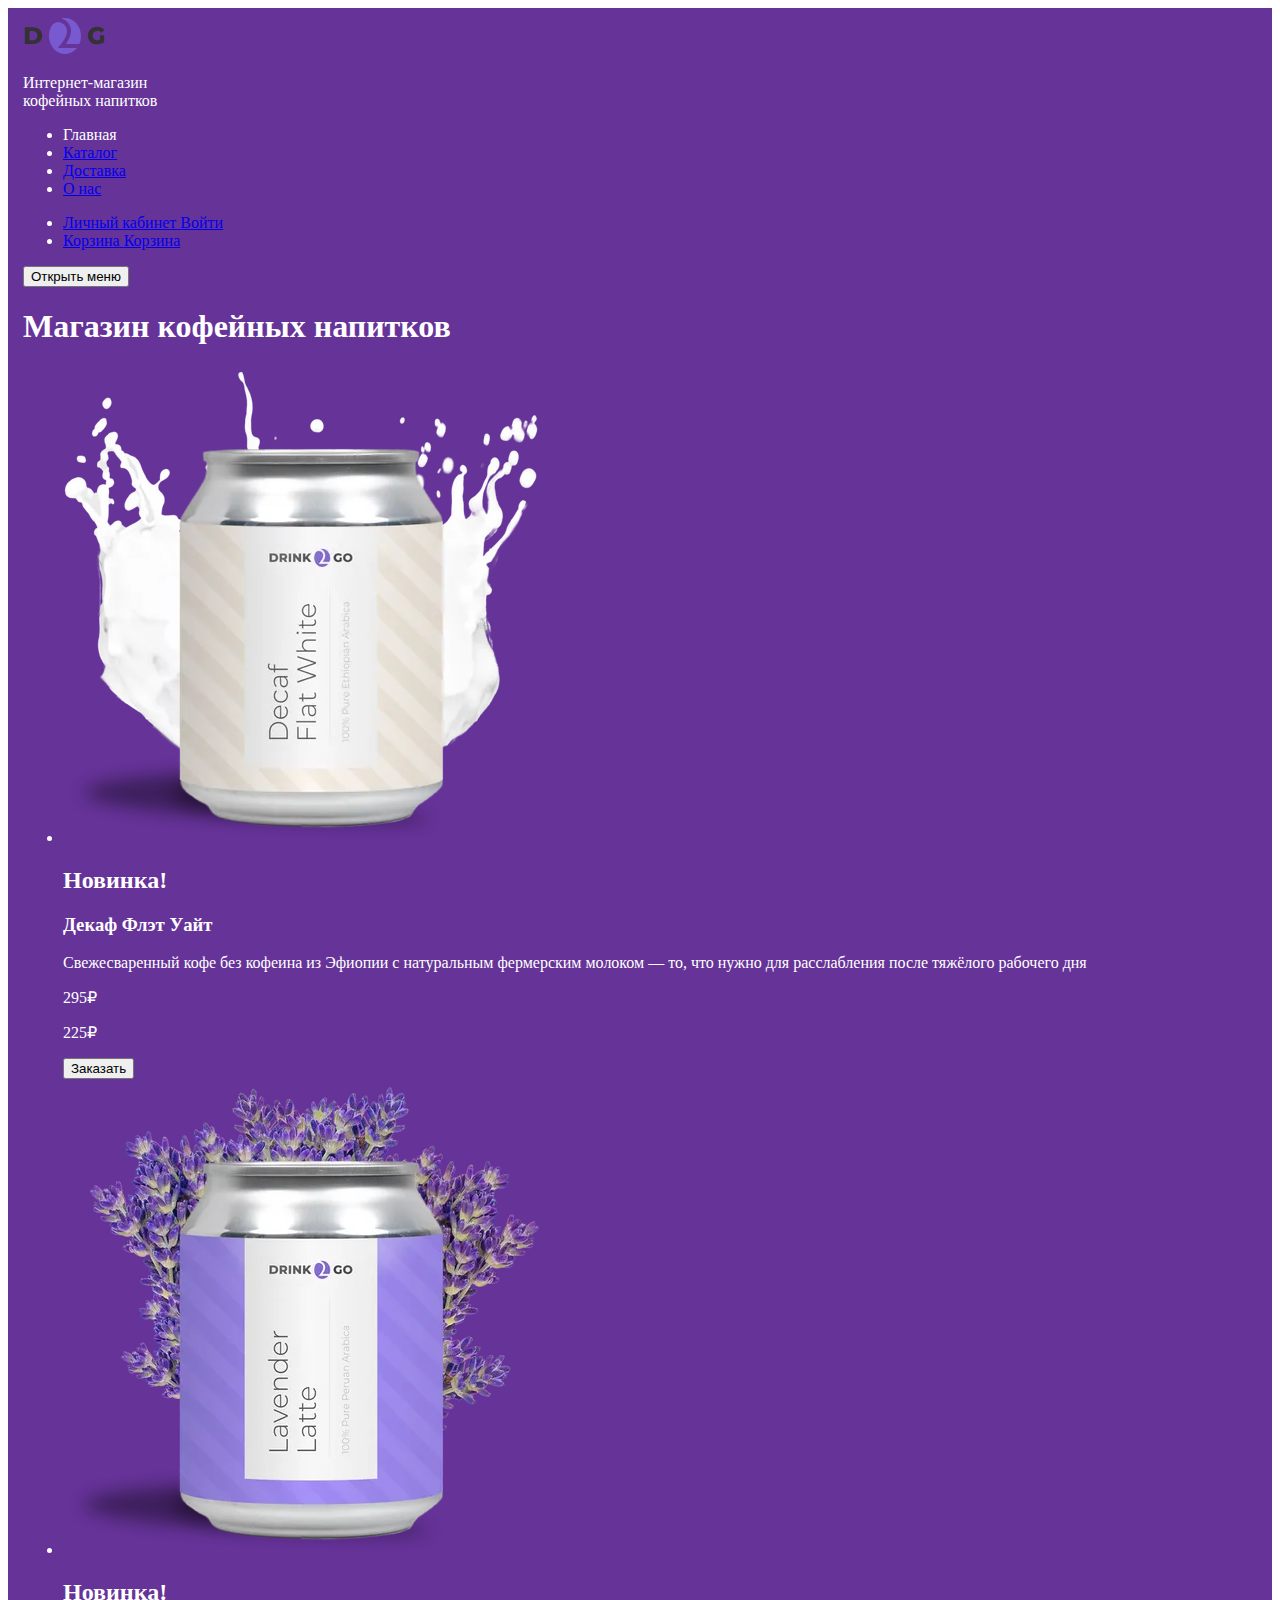
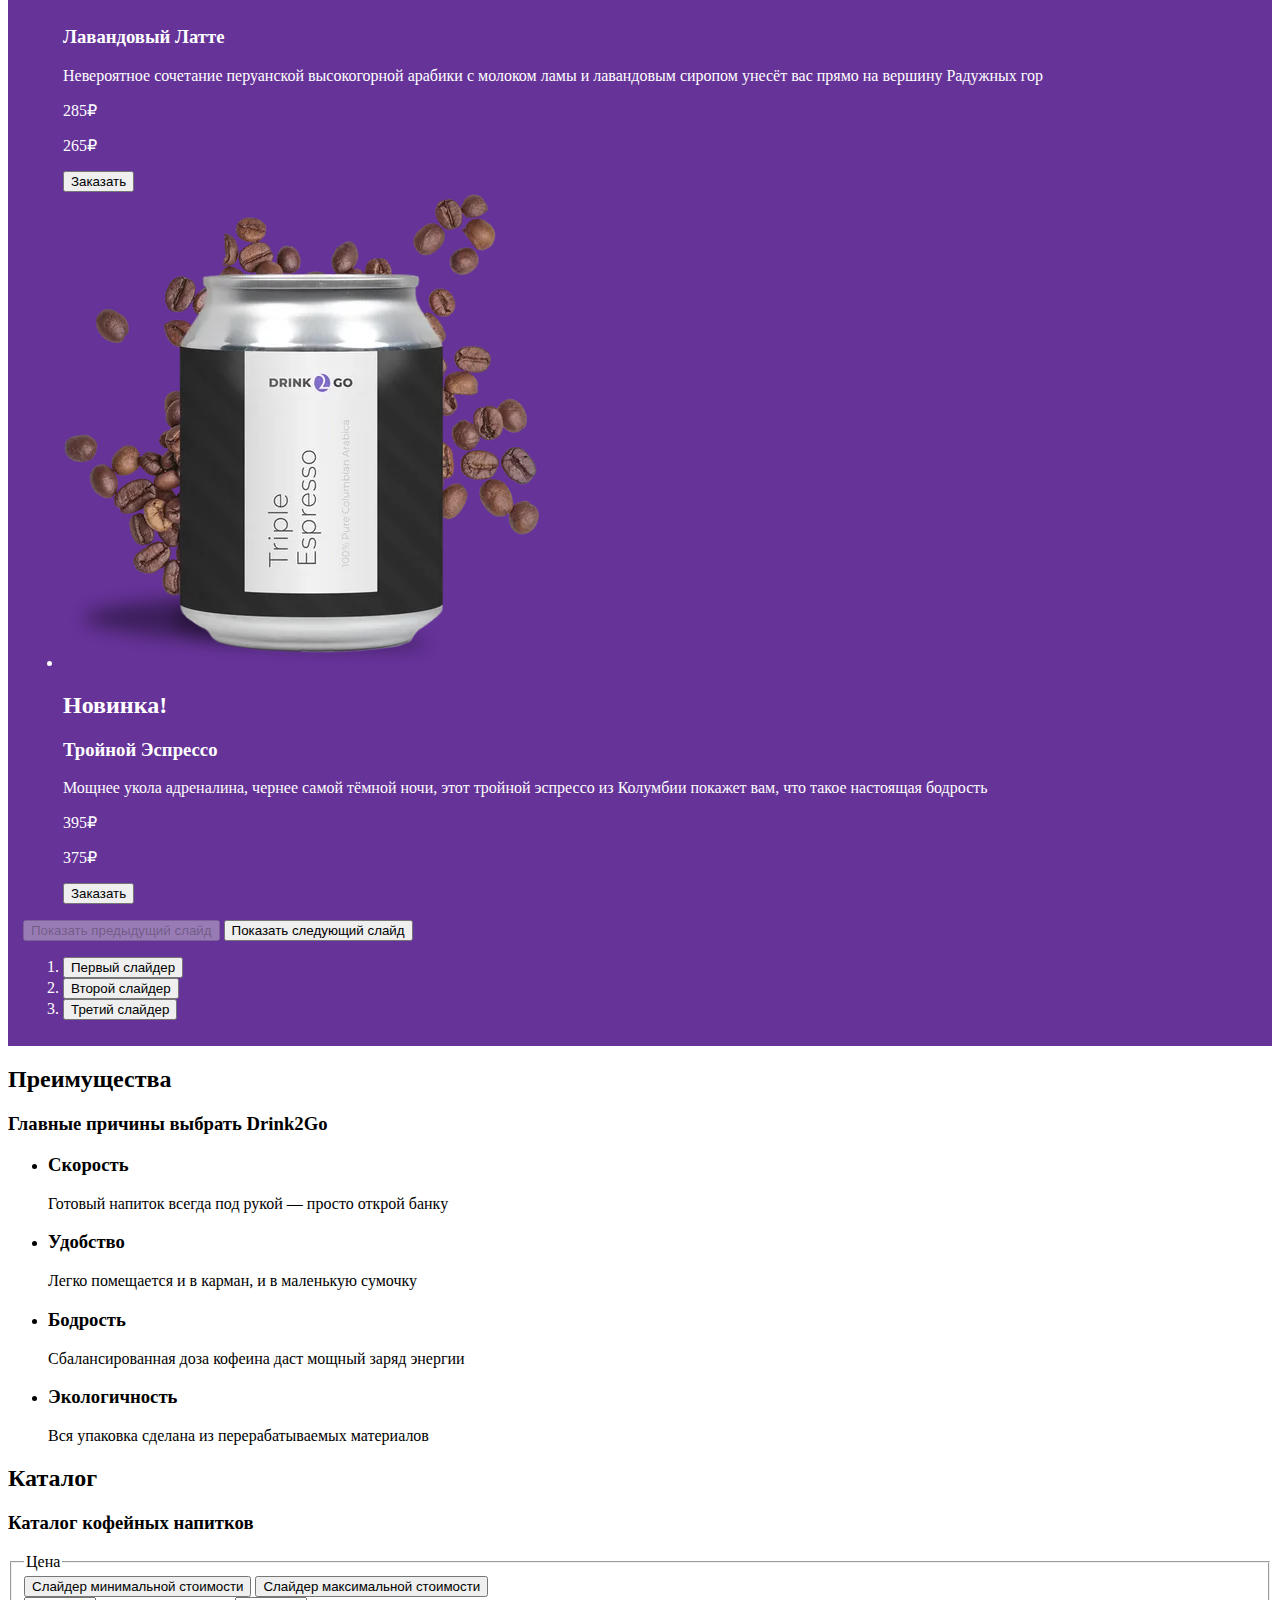
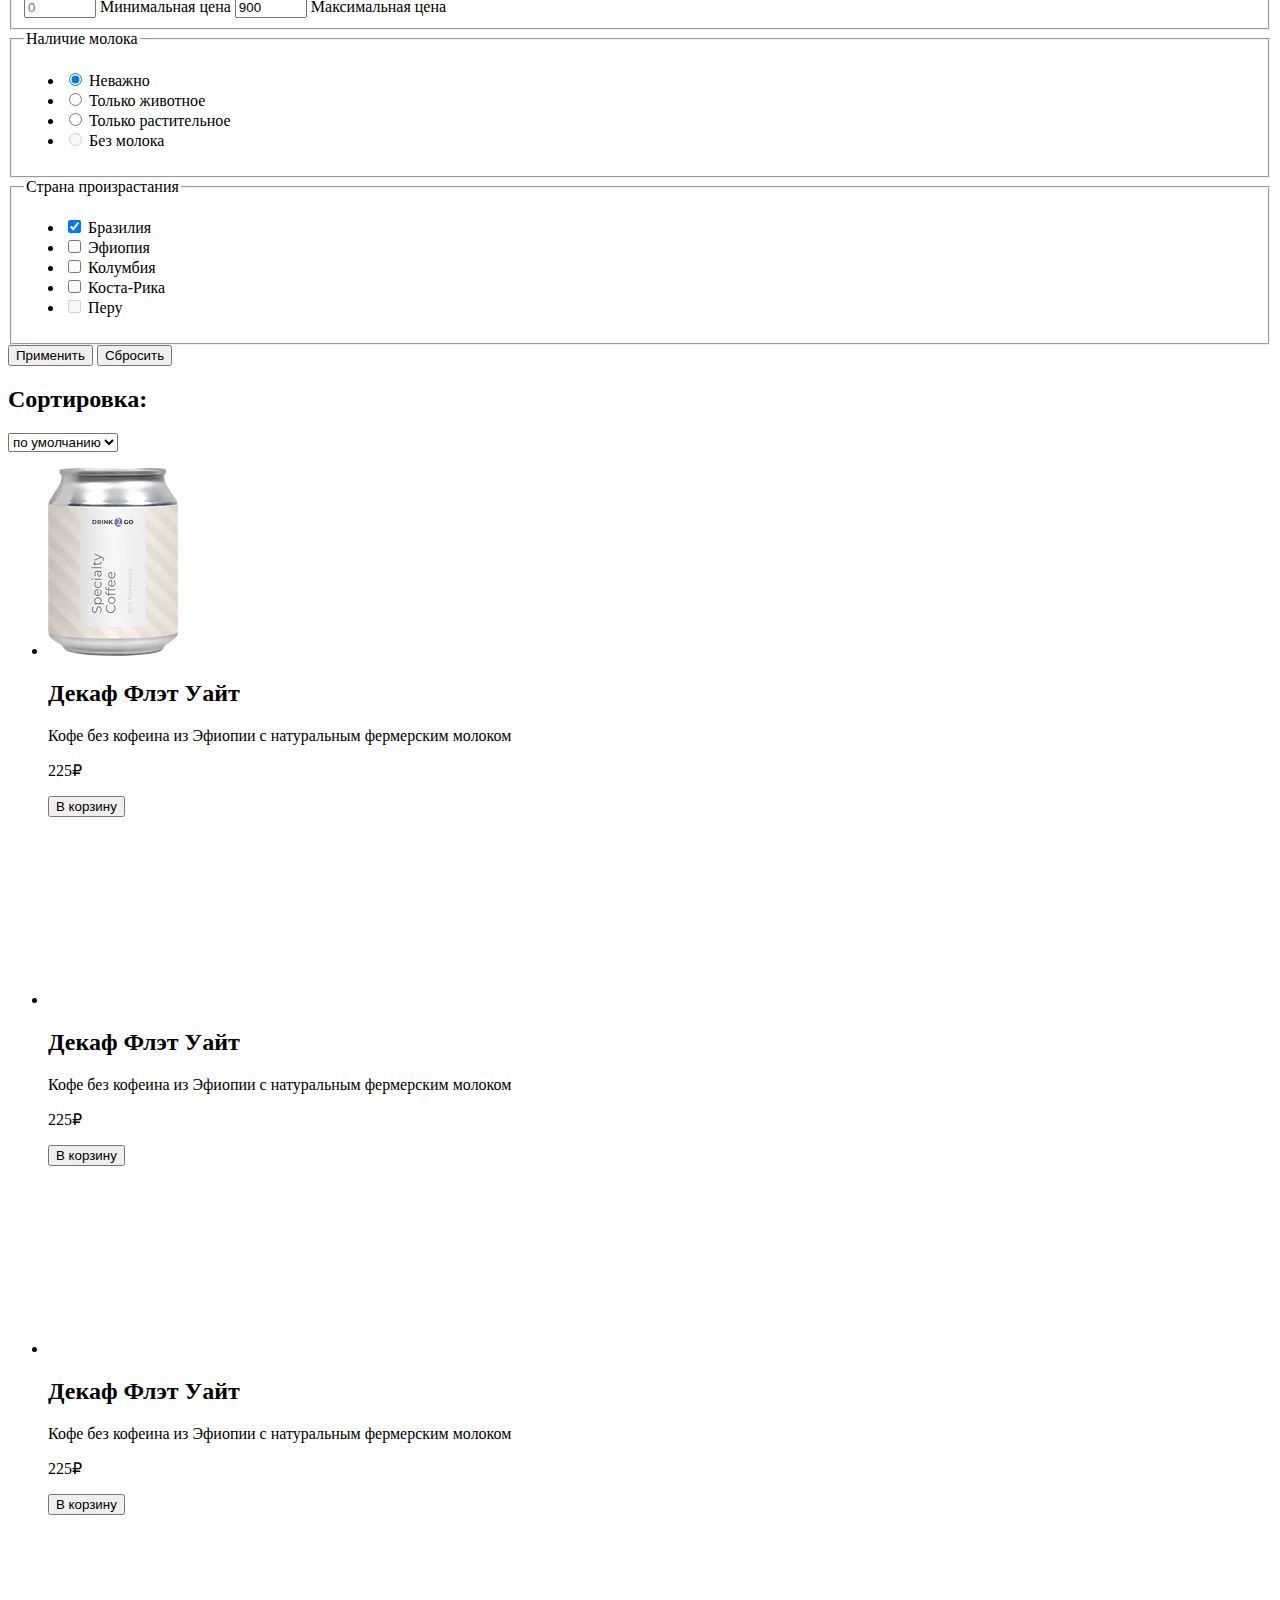
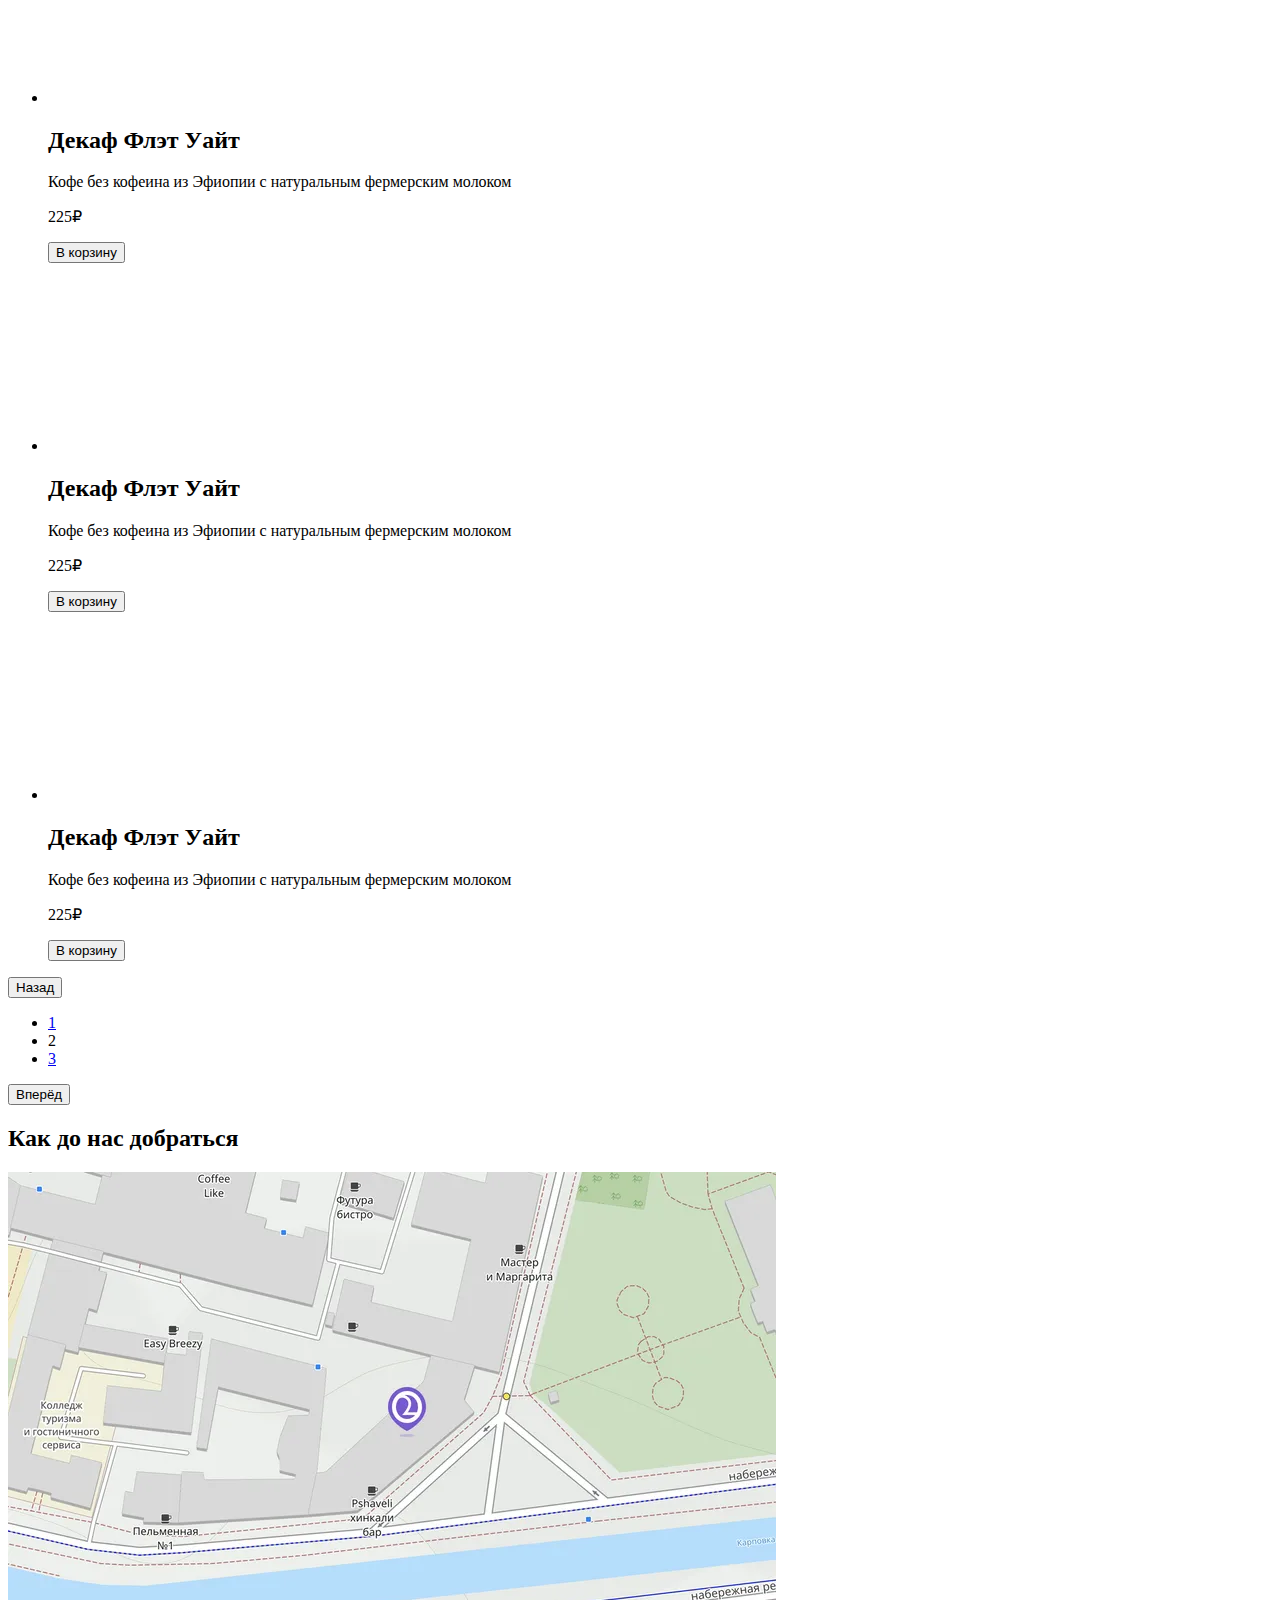
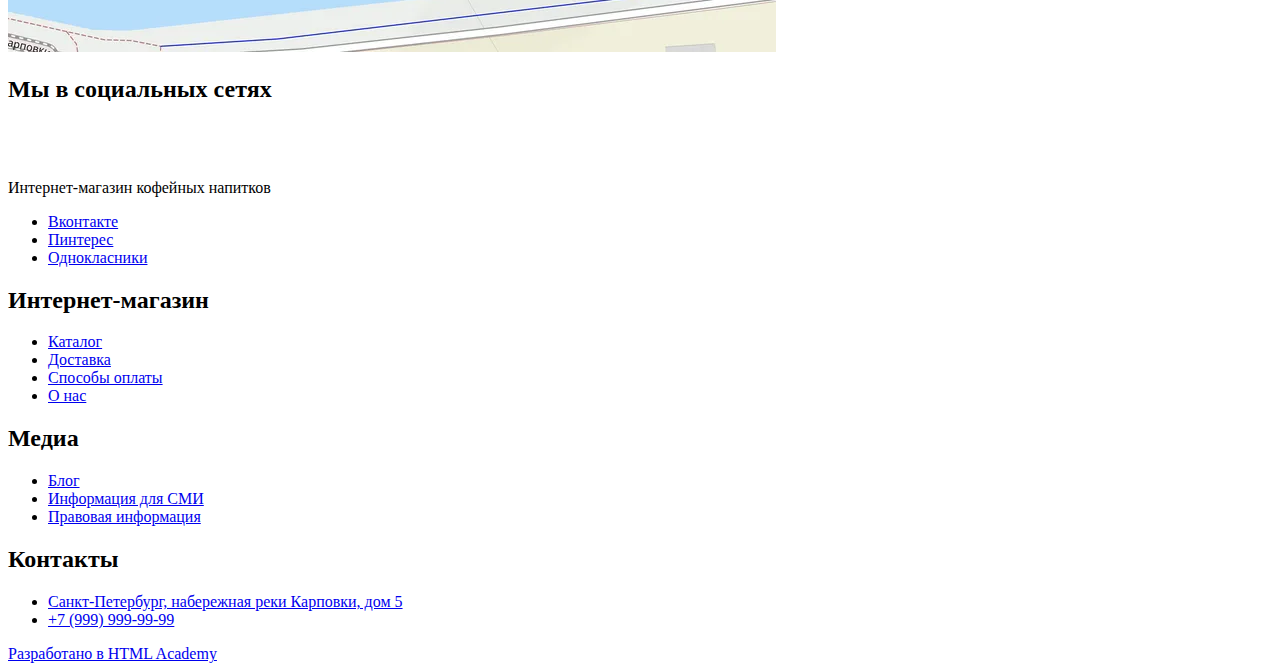
<file: index.html>
<!DOCTYPE html><html class="page" lang="ru"><head><meta charset="UTF-8"><title>Название проекта</title><meta name="viewport" content="width=device-width,initial-scale=1"><link rel="preload" href="./fonts/Montserrat-Regular.woff2" type="font/woff2" crossorigin="anonymous" as="font"><link rel="stylesheet" href="styles/styles.css"><script src="scripts/index.js" defer="defer"></script></head><body class="page__body"><header class="header"><div class="header__wrapper wrapper"><nav class="header__nav main-nav"><a class="main-nav__logo-link" href="#"><div class="main-nav__logo-img-wrapper"><picture><source media="(min-width: 1440px)" srcset="images/logo-desktop.svg" width="170" height="36" type="image/svg+xml"><source media="(min-width: 768px)" srcset="images/logo-tablet.svg" width="82" height="36" type="image/svg+xml"><img class="main-nav__logo-img" src="images/logo-mobile.svg" width="32" height="36" alt="Логотип кофейного магазина" loading="lazy"></picture></div></a><p class="main-nav__description-logo">Интернет-магазин<br>кофейных напитков</p><ul class="main-nav__list"><li class="main-nav__item main-nav__item--current"><!-- linthtml-disable htmlacademy/tag-req-attr --> <a class="main-nav__item-link main-nav__item-link--current">Главная</a><!-- lingthtml-enabled htmlacademy/tag-req-attr --></li><li class="main-nav__item"><a class="main-nav__item-link" href="404.html">Каталог</a></li><li class="main-nav__item"><a class="main-nav__item-link" href="404.html">Доставка</a></li><li class="main-nav__item"><a class="main-nav__item-link" href="404.html">О нас</a></li></ul><ul class="main-nav__secondary-list"><li class="main-nav__secondary-item"><a class="main-nav__secondary-item-link main-nav__secondary-item-link--user" href="404.html"><span class="visually-hidden">Личный кабинет</span> <span class="main-nav__text">Вoйти</span></a></li><li class="main-nav__secondary-item"><a class="main-nav__secondary-item-link main-nav__secondary-item-link--basket" href="404.html"><span class="visually-hidden">Корзина</span> <span class="main-nav__text">Корзина</span></a></li></ul></nav><button class="header__button button-toggle" type="button"><span class="button-toggle__text visually-hidden">Открыть меню</span></button></div><section class="header__hero hero"><h1 class="title hero__title visually-hidden">Магазин кофейных напитков</h1><div class="hero__wrapper wrapper"><div class="hero__slider-conteiner slider"><div class="slider__window"><ul class="slider__gallery"><li class="slider__gallery-item"><div class="slider__gallery-item-img-container"><picture><source width="600" height="600" type="image/webp" media="(min-width: 1440px)" srcset="images/cup-flat-white-desktop@1x.webp, images/cup-flat-white-desktop@2x.webp 2x"><source width="476" height="476" type="image/webp" media="(min-width: 768px)" srcset="images/cup-flat-white-tablet@1x.webp, images/cup-flat-white-tablet@2x.webp 2x"><source width="280" height="280" type="image/webp" srcset="images/cup-flat-white-mobile@1x.webp, images/cup-flat-white-mobile@2x.webp 2x"><source width="600" height="600" type="image/jpg" media="(min-width: 1440px)" srcset="images/cup-flat-white-desktop@1x.png, images/cup-flat-white-desktop@2x.png 2x"><source width="476" height="476" type="image/jpg" media="(min-width: 768px)" srcset="images/cup-flat-white-tablet@1x.png, images/cup-flat-white-tablet@2x.png 2x"><img class="slider__item-img" src="images/cup-flat-white-mobile@1x.png" srcset="images/cup-flat-white-mobile@2x.png" width="280" height="280" alt="Банка с новым кофейным напитком" loading="lazy"></picture></div><h2 class="title-secondary slider__gallery-item-secondary-title">Новинка!</h2><h3 class="title slider__gallery-item-title">Декаф Флэт Уайт</h3><p class="slider__gallery-item-description">Свежесваренный кофе без кофеина из Эфиопии с&nbsp;натуральным фермерским молоком — то, что нужно для&nbsp;расслабления после тяжёлого рабочего дня</p><div class="slider__price-container"><p class="slider__old-price">295₽</p><p class="slider__new-price">225₽</p><button class="button slider__item-button" type="button">Заказать</button></div></li><li class="slider__gallery-item"><div class="slider__gallery-item-img-container"><picture><source width="600" height="600" type="image/webp" media="(min-width: 1440px)" srcset="images/cup-lavender-desktop@1x.webp, images/cup-lavender-desktop@2x.webp 2x"><source width="476" height="476" type="image/webp" media="(min-width: 768px)" srcset="images/cup-lavender-tablet@1x.webp, images/cup-lavender-tablet@2x.webp 2x"><source width="280" height="280" type="image/webp" srcset="images/cup-lavender-mobile@1x.webp, images/cup-lavender-mobile@2x.webp 2x"><source width="600" height="600" type="image/jpg" media="(min-width: 1440px)" srcset="images/cup-lavender-desktop@1x.png, images/cup-lavender-desktop@2x.png 2x"><source width="476" height="476" type="image/jpg" media="(min-width: 768px)" srcset="images/cup-lavender-tablet@1x.png, images/cup-lavender-tablet@2x.png 2x"><img class="slider__item-img" src="images/cup-lavender-mobile@1x.png" srcset="images/cup-lavender-mobile@2x.png" width="280" height="280" alt="Банка с новым кофейным напитком" loading="lazy"></picture></div><h2 class="title-secondary slider__gallery-item-secondary-title">Новинка!</h2><h3 class="title slider__gallery-item-title">Лавандовый Латте</h3><p class="slider__gallery-item-description">Невероятное сочетание перуанской высокогорной арабики с молоком ламы и лавандовым сиропом унесёт вас прямо на вершину Радужных гор</p><div class="slider__price-container"><p class="slider__old-price">285₽</p><p class="slider__new-price">265₽</p><button class="button slider__item-button" type="button">Заказать</button></div></li><li class="slider__gallery-item"><div class="slider__gallery-item-img-container"><picture><source width="600" height="600" type="image/webp" media="(min-width: 1440px)" srcset="images/cup-espresso-desktop@1x.webp, images/cup-espresso-desktop@2x.webp 2x"><source width="476" height="476" type="image/webp" media="(min-width: 768px)" srcset="images/cup-espresso-tablet@1x.webp, images/cup-espresso-tablet@2x.webp 2x"><source width="280" height="280" type="image/webp" srcset="images/cup-espresso-mobile@1x.webp, images/cup-espresso-mobile@2x.webp 2x"><source width="600" height="600" type="image/jpg" media="(min-width: 1440px)" srcset="images/cup-espresso-desktop@1x.png, images/cup-espresso-desktop@2x.png 2x"><source width="476" height="476" type="image/jpg" media="(min-width: 768px)" srcset="images/cup-espresso-tablet@1x.png, images/cup-espresso-tablet@2x.png 2x"><img class="slider__item-img" src="images/cup-espresso-mobile@1x.png" srcset="images/cup-espresso-mobile@2x.png" width="280" height="280" alt="Банка с новым кофейным напитком" loading="lazy"></picture></div><h2 class="title-secondary slider__gallery-item-secondary-title">Новинка!</h2><h3 class="title slider__gallery-item-title">Тройной Эспрессо</h3><p class="slider__gallery-item-description">Мощнее укола адреналина, чернее самой тёмной ночи, этот тройной эспрессо из Колумбии покажет вам, что такое настоящая бодрость</p><div class="slider__price-container"><p class="slider__old-price">395₽</p><p class="slider__new-price">375₽</p><button class="button slider__item-button" type="button">Заказать</button></div></li></ul></div><div class="slider__btn-conteiner"><button class="slider__btn slider__btn-prev" type="button"><span class="visually-hidden">Показать предыдущий слайд</span></button> <button class="slider__btn slider__btn-next" type="button"><span class="visually-hidden">Показать следующий слайд</span></button></div><div class="slider__pagination-container"><ol class="slider__paginations"><li class="slider__paginations-item"><button class="slider__paginations-btn slider__paginations-btn--current" type="button"><span class="visually-hidden">Первый слайдер</span></button></li><li class="slider__paginations-item"><button class="slider__paginations-btn" type="button"><span class="visually-hidden">Второй слайдер</span></button></li><li class="slider__paginations-item"><button class="slider__paginations-btn" type="button"><span class="visually-hidden">Третий слайдер</span></button></li></ol></div></div></div></section></header><main class="main"><section class="main__advantages advantages"><div class="advantages__wrapper wrapper"><h2 class="title-secondary advantages__secondary-title">Преимущества</h2><h3 class="title advantages__title">Главные причины выбрать Drink2Go</h3><ul class="advantages__list"><li class="advantages__item advantages__item-speed"><h3 class="title advantages__item-title">Скорость</h3><p class="advantages__text">Готовый напиток всегда под рукой — просто открой банку</p></li><li class="advantages__item advantages__item-convenience"><h3 class="title advantages__item-title">Удобство</h3><p class="advantages__text">Легко помещается и в карман, и&nbsp;в&nbsp;маленькую сумочку</p></li><li class="advantages__item advantages__item-cheerfulness"><h3 class="title advantages__item-title">Бодрость</h3><p class="advantages__text">Сбалансированная доза кофеина даст мощный заряд энергии</p></li><li class="advantages__item advantages__item-environmental"><h3 class="title advantages__item-title">Экологичность</h3><p class="advantages__text">Вся упаковка сделана из&nbsp;перерабатываемых материалов</p></li></ul></div></section><section class="main__form-catalog form-catalog"><div class="form-catalog__wrapper wrapper"><h2 class="title-secondary form-catalog__secondary-title">Каталог</h2><h3 class="title form-catalog__title">Каталог кофейных напитков</h3><form class="form-catalog__form form" action="https://echo.htmlacademy.ru" method="GET" id="form-catalog"><fieldset class="form__filter-group form__filter-price"><legend class="form__filter-title">Цена</legend><div class="form__slider-container"><div class="form__slider-line"><div class="form__slider-bar"><button class="form__slider-btn-toggle form__slider-btn-min" type="button"><span class="visually-hidden">Слайдер минимальной стоимости</span></button> <button class="form__slider-btn-toggle form__slider-btn-max" type="button"><span class="visually-hidden">Слайдер максимальной стоимости</span></button></div></div></div><div class="form__price-container"><input class="form__price-input form__price-min" type="number" name="price-min" id="min" min="0" max="9999" step="1" placeholder="0"> <label class="visually-hidden" for="min">Минимальная цена</label> <span class="form__price-separator"></span> <input class="form__price-input form__price-max" type="number" name="price-max" id="max" min="0" max="9999" step="1" value="900"> <label class="visually-hidden" for="max">Максимальная цена</label></div></fieldset><fieldset class="form__filter-group form__filter-is-milk"><legend class="form__filter-title">Наличие молока</legend><ul class="form__filter-list"><li class="form__filter-item"><label class="form__control"><input class="form__control-input visually-hidden" type="radio" name="milk-group" checked="checked"> <span class="form__control-marker-radio"></span> <span class="form__control-label">Неважно</span></label></li><li class="form__filter-item"><label class="form__control"><input class="visually-hidden form__control-input" type="radio" name="milk-group"> <span class="form__control-marker-radio"></span> <span class="form__control-label">Только животное</span></label></li><li class="form__filter-item"><label class="form__control"><input class="visually-hidden form__control-input" type="radio" name="milk-group"> <span class="form__control-marker-radio"></span> <span class="form__control-label">Только растительное</span></label></li><li class="form__filter-item"><label class="form__control"><input class="visually-hidden form__control-input" type="radio" name="milk-group" disabled="disabled"> <span class="form__control-marker-radio"></span> <span class="form__control-label">Без молока</span></label></li></ul></fieldset><fieldset class="form__filter-group"><legend class="form__filter-title">Страна произрастания</legend><ul class="form__filter-list"><li class="form__filter-item"><label class="form__control-checkbox"><input class="form__control-input visually-hidden" type="checkbox" name="Brazil" checked="checked"> <span class="form__control-marker-checkbox"></span> <span class="form__control-label">Бразилия</span></label></li><li class="form__filter-item"><label class="form__control-checkbox"><input class="form__control-input visually-hidden" type="checkbox" name="Ethiopia"> <span class="form__control-marker-checkbox"></span> <span class="form__control-label">Эфиопия</span></label></li><li class="form__filter-item"><label class="form__control-checkbox"><input class="form__control-input visually-hidden" type="checkbox" name="Colombia"> <span class="form__control-marker-checkbox"></span> <span class="form__control-label">Колумбия</span></label></li><li class="form__filter-item"><label class="form__control-checkbox"><input class="form__control-input visually-hidden" type="checkbox" name="Costa Rica"> <span class="form__control-marker-checkbox"></span> <span class="form__control-label">Коста-Рика</span></label></li><li class="form__filter-item"><label class="form__control-checkbox"><input class="form__control-input visually-hidden" type="checkbox" name="Peru" disabled="disabled"> <span class="form__control-marker-checkbox"></span> <span class="form__control-label">Перу</span></label></li></ul></fieldset><div class="form__button-container"><button class="button form__button form__button-submit" type="submit">Применить</button> <button class="button form__button form__button-reset" type="reset">Сбросить</button></div></form><div class="main__catalog catalog"><div class="catalog__select"><h2 class="title catalog__select-title">Сортировка:</h2><div class="catalog__select-wrapper"><select class="catalog__select-control" form="form-catalog" name="sort-product" aria-label="Сортировка"><option value="by default">по умолчанию</option></select></div></div><ul class="catalog__list"><li class="catalog__item"><div class="catalog__item-img-container"><picture><source width="130" height="188" type="image/webp" srcset="images/catalog/product-1@1x.webp, images/catalog/product-1@2x.webp 2x"><img class="catalog__item-img" src="images/catalog/product-1@1x.png" srcset="images/catalog/product-1@2x.png" width="130" height="188" alt="Банка с кофейным напитком" loading="lazy"></picture></div><h2 class="title catalog__item-title">Декаф Флэт Уайт</h2><p class="catalog__item-description">Кофе без кофеина из Эфиопии с&nbsp;натуральным фермерским молоком</p><p class="catalog__item-price">225₽</p><button class="button catalog__item-button" type="button">В корзину</button></li><li class="catalog__item"><div class="catalog__item-img-container"><picture><source width="130" height="188" type="image/webp" srcset="images/catalog/product-2@1x.webp, images/catalog/product-2@2x.webp 2x"><img class="catalog__item-img" src="images/catalog/product-2@1x.png" srcset="images/catalog/product-2@2x.png" width="130" height="188" alt="Банка с кофейным напитком" loading="lazy"></picture></div><h2 class="title catalog__item-title">Декаф Флэт Уайт</h2><p class="catalog__item-description">Кофе без кофеина из Эфиопии с&nbsp;натуральным фермерским молоком</p><p class="catalog__item-price">225₽</p><button class="button button--add-cart catalog__item-button" type="button">В корзину</button></li><li class="catalog__item"><div class="catalog__item-img-container"><picture><source width="130" height="188" type="image/webp" srcset="images/catalog/product-3@1x.webp, images/catalog/product-3@2x.webp 2x"><img class="catalog__item-img" src="images/catalog/product-3@1x.png" srcset="images/catalog/product-3@2x.png" width="130" height="188" alt="Банка с кофейным напитком" loading="lazy"></picture></div><h2 class="title catalog__item-title">Декаф Флэт Уайт</h2><p class="catalog__item-description">Кофе без кофеина из Эфиопии с&nbsp;натуральным фермерским молоком</p><p class="catalog__item-price">225₽</p><button class="button button--add-cart catalog__item-button" type="button">В корзину</button></li><li class="catalog__item"><div class="catalog__item-img-container"><picture><source width="130" height="188" type="image/webp" srcset="images/catalog/product-4@1x.webp, images/catalog/product-4@2x.webp 2x"><img class="catalog__item-img" src="images/catalog/product-4@1x.png" srcset="images/catalog/product-4@2x.png" width="130" height="188" alt="Банка с кофейным напитком" loading="lazy"></picture></div><h2 class="title catalog__item-title">Декаф Флэт Уайт</h2><p class="catalog__item-description">Кофе без кофеина из Эфиопии с&nbsp;натуральным фермерским молоком</p><p class="catalog__item-price">225₽</p><button class="button button--add-cart catalog__item-button" type="button">В корзину</button></li><li class="catalog__item"><div class="catalog__item-img-container"><picture><source width="130" height="188" type="image/webp" srcset="images/catalog/product-5@1x.webp, images/catalog/product-5@2x.webp 2x"><img class="catalog__item-img" src="images/catalog/product-5@1x.png" srcset="images/catalog/product-5@2x.png" width="130" height="188" alt="Банка с кофейным напитком" loading="lazy"></picture></div><h2 class="title catalog__item-title">Декаф Флэт Уайт</h2><p class="catalog__item-description">Кофе без кофеина из Эфиопии с&nbsp;натуральным фермерским молоком</p><p class="catalog__item-price">225₽</p><button class="button button--add-cart catalog__item-button" type="button">В корзину</button></li><li class="catalog__item"><div class="catalog__item-img-container"><picture><source width="130" height="188" type="image/webp" srcset="images/catalog/product-6@1x.webp, images/catalog/product-6@2x.webp 2x"><img class="catalog__item-img" src="images/catalog/product-6@1x.png" srcset="images/catalog/product-6@2x.png" width="130" height="188" alt="Банка с кофейным напитком" loading="lazy"></picture></div><h2 class="title catalog__item-title">Декаф Флэт Уайт</h2><p class="catalog__item-description">Кофе без кофеина из Эфиопии с&nbsp;натуральным фермерским молоком</p><p class="catalog__item-price">225₽</p><button class="button button--add-cart catalog__item-button" type="button">В корзину</button></li></ul><nav class="catalog__pagination" aria-label="Навигация по каталогу продукции"><button class="catalog__pagination-arrow catalog__pagination-arrow--prev" type="button"><span class="catalog__pagination-name-btn">Назад</span></button><ul class="catalog__pagination-list"><li class="catalog__pagination-item"><a class="catalog__pagination-link" href="404.html">1</a></li><li class="catalog__pagination-item catalog__pagination-item--current"><!-- linthtml-disable htmlacademy/tag-req-attr --> <a class="catalog__pagination-link catalog__pagination-link--current">2</a><!-- linthml-enabled htmlacademy/tag-req-attr --></li><li class="catalog__pagination-item"><a class="catalog__pagination-link" href="404.html">3</a></li></ul><button class="catalog__pagination-arrow catalog__pagination-arrow--next" type="button"><span class="catalog__pagination-name-btn">Вперёд</span></button></nav></div></div></section><section class="main__map map"><h2 class="title-secondary visually-hidden">Как до нас добраться</h2><div class="map__wrapper wrapper"><div class="map__img-container"><picture><source width="1440" height="540" type="image/webp" media="(min-width: 1440px)" srcset="images/map-coffee-desktop@1x.webp, images/map-coffee-desktop@2x.webp 2x"><source width="768" height="480" type="image/webp" media="(min-width: 768px)" srcset="images/map-coffee-tablet@1x.webp, images/map-coffee-tablet@2x.webp 2x"><source width="320" height="420" type="image/webp" srcset="images/map-coffee-mobile@1x.webp, images/map-coffee-mobile@2x.webp 2x"><source width="1440" height="540" type="image/jpg" media="(min-width: 1440px)" srcset="images/map-coffee-desktop@1x.png, images/map-coffee-desktop@2x.png 2x"><source width="768" height="480" type="image/jpg" media="(min-width: 768px)" srcset="images/map-coffee-tablet@1x.png, images/map-coffee-tablet@2x.png 2x"><img class="map__img" src="images/map-coffee-mobile@1x.png" srcset="images/map-coffee-mobile@2x.png" width="320" height="420" alt="Карта с адресом магазина"></picture></div></div></section></main><footer class="footer"><div class="footer__wrapper wrapper"><section class="footer__social-container"><h2 class="title-secondary visually-hidden">Мы в социальных сетях</h2><a class="footer__logo" href="index.html"><div class="footer__logo-img-wrapper"><picture><source media="(min-width: 768px)" srcset="images/logo-desktop.svg" width="170" height="36" type="image/svg+xml"><img class="footer__logo-img" src="images/logo-tablet.svg" width="82" height="36" alt="Логотип кофейного магазина" loading="lazy"></picture></div></a><p class="footer__logo-text">Интернет-магазин кофейных напитков</p><ul class="footer__social-list"><li class="footer__social-item"><a class="footer__social-link footer__social-link--vk" href="404.html"><span class="visually-hidden">Вконтакте</span></a></li><li class="footer__social-item"><a class="footer__social-link footer__social-link--pin" href="404.html"><span class="visually-hidden">Пинтерес</span></a></li><li class="footer__social-item"><a class="footer__social-link footer__social-link--ok" href="404.html"><span class="visually-hidden">Однокласники</span></a></li></ul></section><section class="footer__shop-nav-container"><h2 class="title-secondary footer__shop-nav-title">Интернет-магазин</h2><ul class="footer__shop-nav"><li class="footer__shop-nav-item"><a class="footer__shop-nav-link" href="404.html">Каталог</a></li><li class="footer__shop-nav-item"><a class="footer__shop-nav-link" href="404.html">Доставка</a></li><li class="footer__shop-nav-item"><a class="footer__shop-nav-link" href="404.html">Способы оплаты</a></li><li class="footer__shop-nav-item"><a class="footer__shop-nav-link" href="404.html">О нас</a></li></ul></section><section class="footer__media-nav-container"><h2 class="title-secondary footer__media-nav-title">Медиа</h2><ul class="footer__media-nav-list"><li class="footer__media-nav-item"><a class="footer__media-nav-link" href="404.html">Блог</a></li><li class="footer__media-nav-item"><a class="footer__media-nav-link" href="404.html">Информация для СМИ</a></li><li class="footer__media-nav-item"><a class="footer__media-nav-link" href="404.html">Правовая информация</a></li></ul></section><section class="footer__contact-list-container"><h2 class="title-secondary footer__contact-list-title">Контакты</h2><ul class="footer__contact-list"><li class="footer__contact-item"><a class="footer__contact-link footer__contact-link--coordinat" href="https://maps.app.goo.gl/UYiyJ8GyPQua2Kwv8" target="_blank" rel="noopener noreferrer">Санкт-Петербург, набережная реки Карповки, дом 5</a></li><li class="footer__contact-item"><a class="footer__contact-link footer__contact-link--phone" href="tel:+79999999999">+7 (999) 999-99-99</a></li></ul></section><a class="footer__copyright" href="https://htmlacademy.ru/intensive/adaptive">Разработано в HTML Academy</a></div></footer></body></html>
</file>
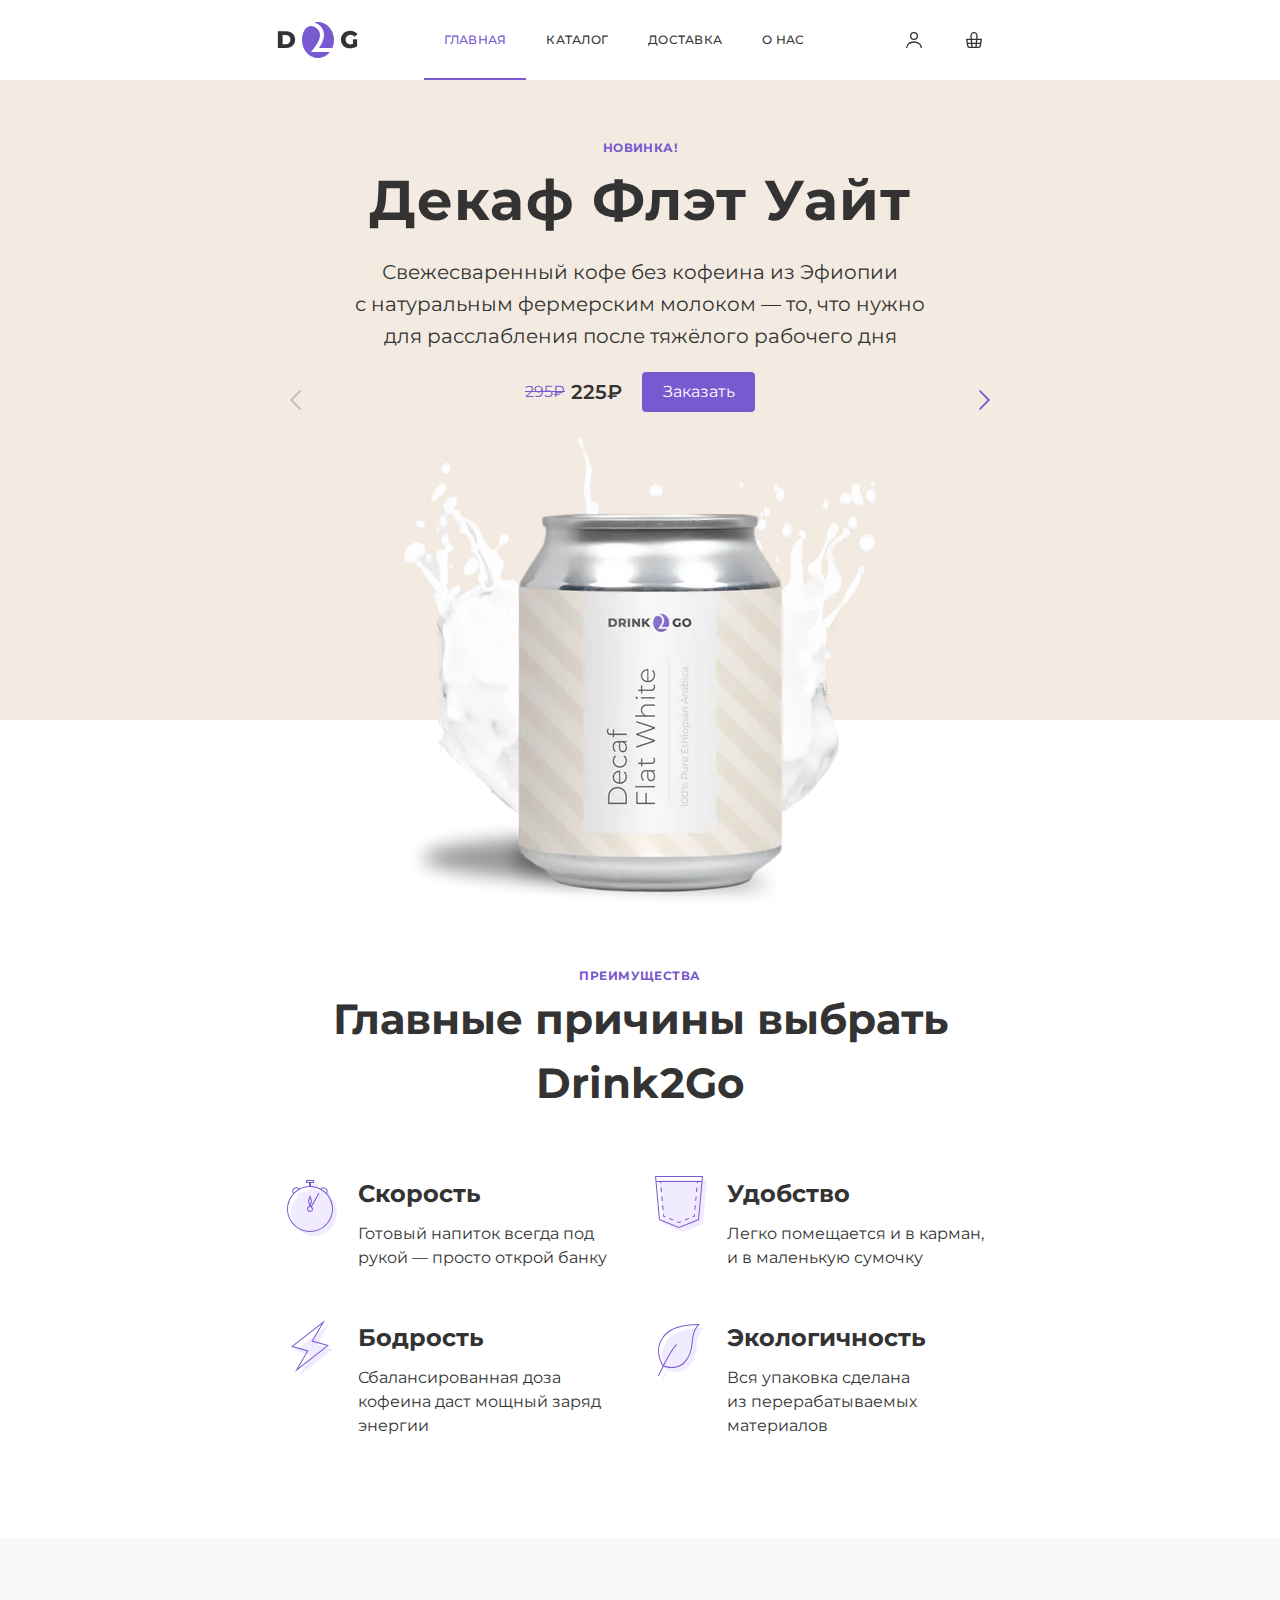
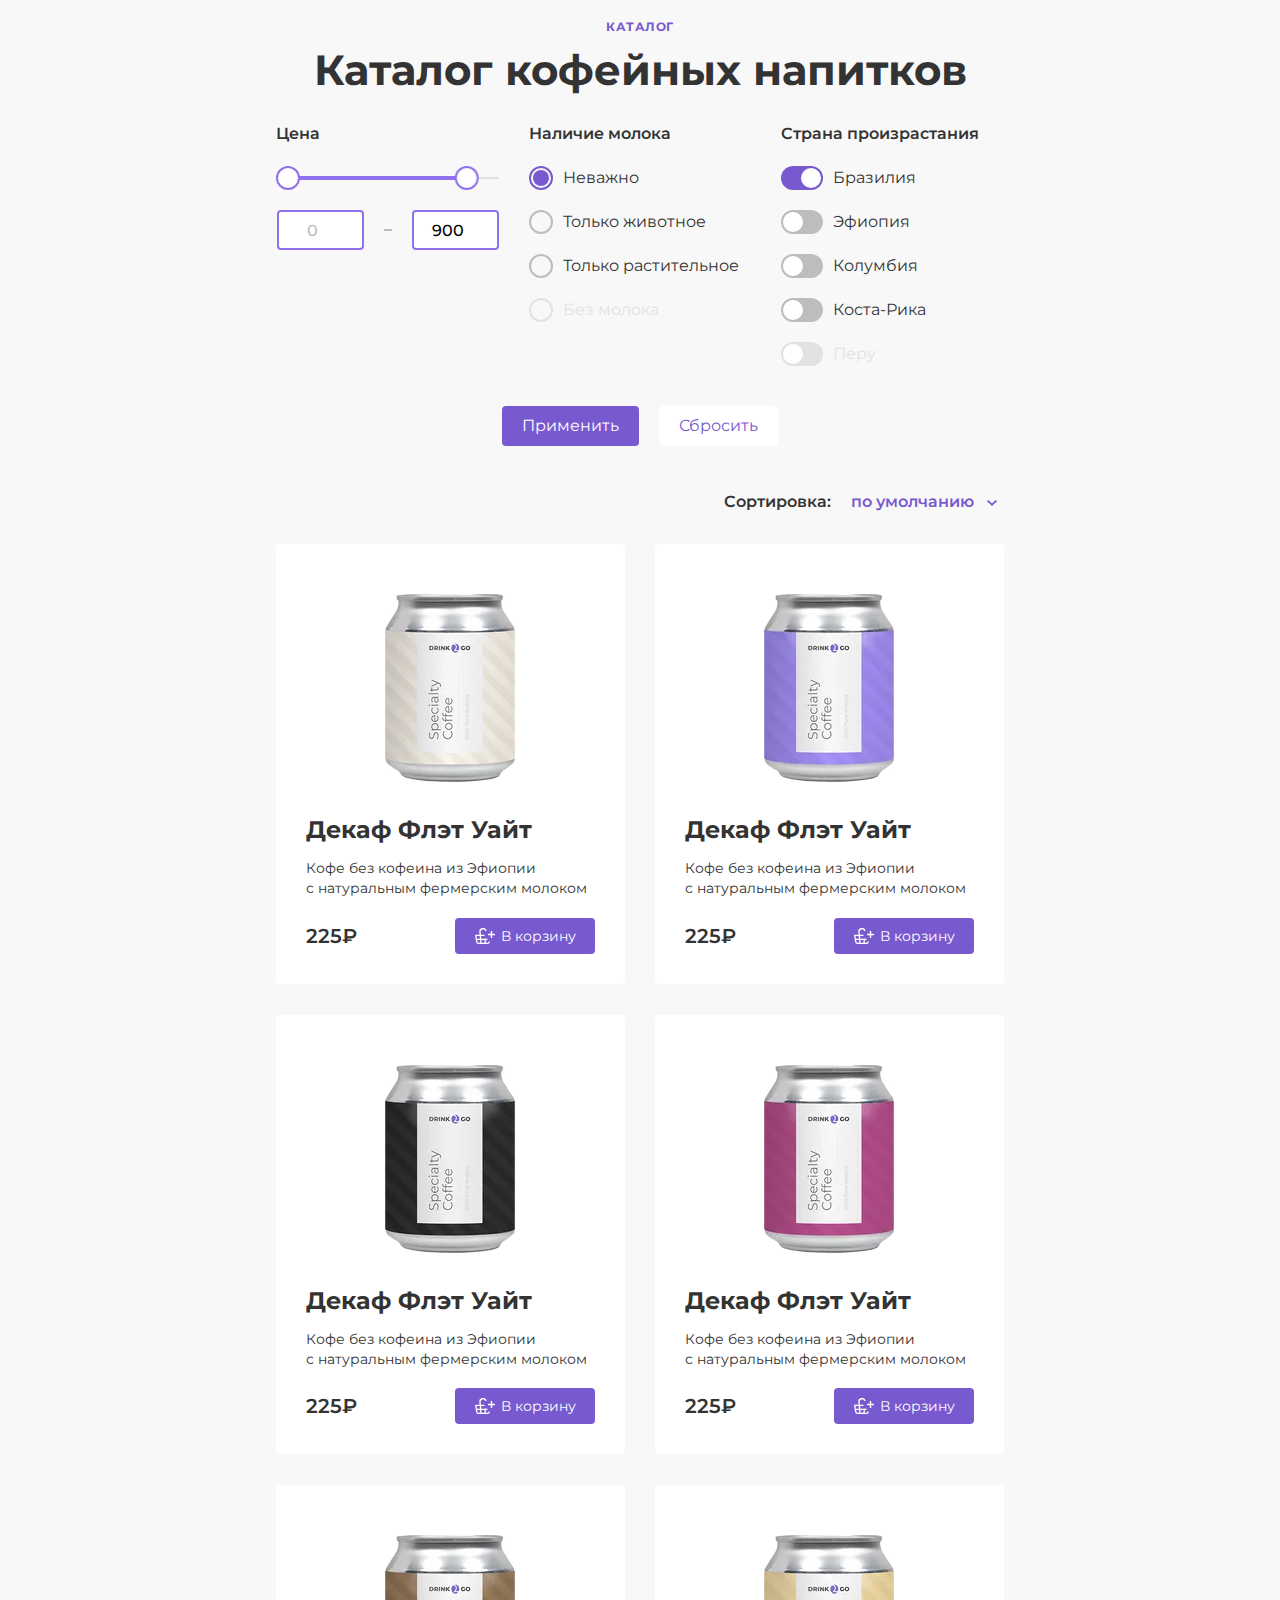
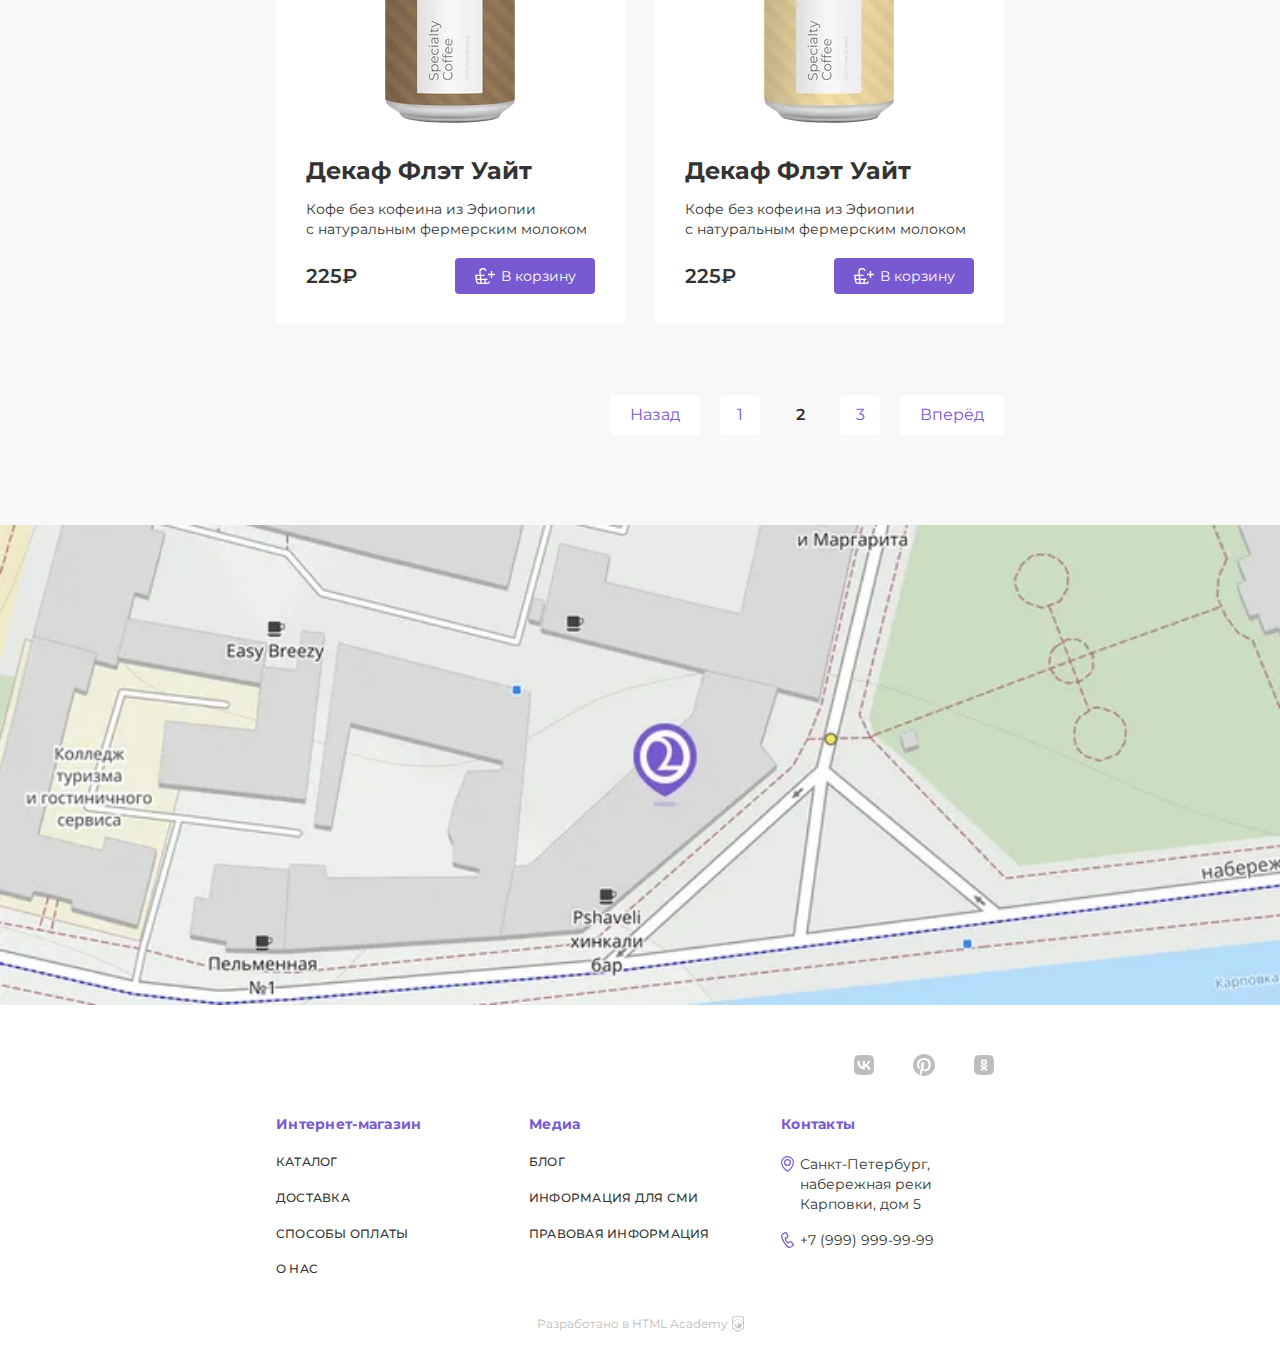
<file: 9/index.html>
<!DOCTYPE html><html class="page" lang="ru"><head><meta charset="UTF-8"><title>Название проекта</title><meta name="viewport" content="width=device-width,initial-scale=1"><link rel="preload" href="./fonts/Montserrat-Regular.woff2" type="font/woff2" crossorigin="anonymous" as="font"><link rel="stylesheet" href="styles/styles.css"><script src="scripts/index.js" defer="defer"></script></head><body class="page__body"><header class="header"><div class="header__wrapper wrapper"><nav class="header__nav main-nav"><a class="main-nav__logo-link" href="#"><div class="main-nav__logo-img-wrapper"><picture><source media="(min-width: 1440px)" srcset="images/logo-desktop.svg" width="170" height="36" type="image/svg+xml"><source media="(min-width: 768px)" srcset="images/logo-tablet.svg" width="82" height="36" type="image/svg+xml"><img class="main-nav__logo-img" src="images/logo-mobile.svg" width="32" height="36" alt="Логотип кофейного магазина" loading="lazy"></picture></div></a><p class="main-nav__description-logo">Интернет-магазин<br>кофейных напитков</p><ul class="main-nav__list"><li class="main-nav__item main-nav__item--current"><!-- linthtml-disable htmlacademy/tag-req-attr --> <a class="main-nav__item-link main-nav__item-link--current">Главная</a><!-- lingthtml-enabled htmlacademy/tag-req-attr --></li><li class="main-nav__item"><a class="main-nav__item-link" href="404.html">Каталог</a></li><li class="main-nav__item"><a class="main-nav__item-link" href="404.html">Доставка</a></li><li class="main-nav__item"><a class="main-nav__item-link" href="404.html">О нас</a></li></ul><ul class="main-nav__secondary-list"><li class="main-nav__secondary-item"><a class="main-nav__secondary-item-link main-nav__secondary-item-link--user" href="404.html"><span class="visually-hidden">Личный кабинет</span> <span class="main-nav__text">Вoйти</span></a></li><li class="main-nav__secondary-item"><a class="main-nav__secondary-item-link main-nav__secondary-item-link--basket" href="404.html"><span class="visually-hidden">Корзина</span> <span class="main-nav__text">Корзина</span></a></li></ul></nav><button class="header__button button-toggle" type="button"><span class="button-toggle__text visually-hidden">Открыть меню</span></button></div><section class="header__hero hero"><h1 class="title hero__title visually-hidden">Магазин кофейных напитков</h1><div class="hero__wrapper wrapper"><div class="hero__slider-conteiner slider"><div class="slider__window"><ul class="slider__gallery"><li class="slider__gallery-item"><div class="slider__gallery-item-img-container"><picture><source width="600" height="600" type="image/webp" media="(min-width: 1440px)" srcset="images/cup-flat-white-desktop@1x.webp, images/cup-flat-white-desktop@2x.webp 2x"><source width="476" height="476" type="image/webp" media="(min-width: 768px)" srcset="images/cup-flat-white-tablet@1x.webp, images/cup-flat-white-tablet@2x.webp 2x"><source width="280" height="280" type="image/webp" srcset="images/cup-flat-white-mobile@1x.webp, images/cup-flat-white-mobile@2x.webp 2x"><source width="600" height="600" type="image/jpg" media="(min-width: 1440px)" srcset="images/cup-flat-white-desktop@1x.png, images/cup-flat-white-desktop@2x.png 2x"><source width="476" height="476" type="image/jpg" media="(min-width: 768px)" srcset="images/cup-flat-white-tablet@1x.png, images/cup-flat-white-tablet@2x.png 2x"><img class="slider__item-img" src="images/cup-flat-white-mobile@1x.png" srcset="images/cup-flat-white-mobile@2x.png" width="280" height="280" alt="Банка с новым кофейным напитком" loading="lazy"></picture></div><h2 class="title-secondary slider__gallery-item-secondary-title">Новинка!</h2><h3 class="title slider__gallery-item-title">Декаф Флэт Уайт</h3><p class="slider__gallery-item-description">Свежесваренный кофе без кофеина из Эфиопии с&nbsp;натуральным фермерским молоком — то, что нужно для&nbsp;расслабления после тяжёлого рабочего дня</p><div class="slider__price-container"><p class="slider__old-price">295₽</p><p class="slider__new-price">225₽</p><button class="button slider__item-button" type="button">Заказать</button></div></li><li class="slider__gallery-item"><div class="slider__gallery-item-img-container"><picture><source width="600" height="600" type="image/webp" media="(min-width: 1440px)" srcset="images/cup-lavender-desktop@1x.webp, images/cup-lavender-desktop@2x.webp 2x"><source width="476" height="476" type="image/webp" media="(min-width: 768px)" srcset="images/cup-lavender-tablet@1x.webp, images/cup-lavender-tablet@2x.webp 2x"><source width="280" height="280" type="image/webp" srcset="images/cup-lavender-mobile@1x.webp, images/cup-lavender-mobile@2x.webp 2x"><source width="600" height="600" type="image/jpg" media="(min-width: 1440px)" srcset="images/cup-lavender-desktop@1x.png, images/cup-lavender-desktop@2x.png 2x"><source width="476" height="476" type="image/jpg" media="(min-width: 768px)" srcset="images/cup-lavender-tablet@1x.png, images/cup-lavender-tablet@2x.png 2x"><img class="slider__item-img" src="images/cup-lavender-mobile@1x.png" srcset="images/cup-lavender-mobile@2x.png" width="280" height="280" alt="Банка с новым кофейным напитком" loading="lazy"></picture></div><h2 class="title-secondary slider__gallery-item-secondary-title">Новинка!</h2><h3 class="title slider__gallery-item-title">Лавандовый Латте</h3><p class="slider__gallery-item-description">Невероятное сочетание перуанской высокогорной арабики с молоком ламы и лавандовым сиропом унесёт вас прямо на вершину Радужных гор</p><div class="slider__price-container"><p class="slider__old-price">285₽</p><p class="slider__new-price">265₽</p><button class="button slider__item-button" type="button">Заказать</button></div></li><li class="slider__gallery-item"><div class="slider__gallery-item-img-container"><picture><source width="600" height="600" type="image/webp" media="(min-width: 1440px)" srcset="images/cup-espresso-desktop@1x.webp, images/cup-espresso-desktop@2x.webp 2x"><source width="476" height="476" type="image/webp" media="(min-width: 768px)" srcset="images/cup-espresso-tablet@1x.webp, images/cup-espresso-tablet@2x.webp 2x"><source width="280" height="280" type="image/webp" srcset="images/cup-espresso-mobile@1x.webp, images/cup-espresso-mobile@2x.webp 2x"><source width="600" height="600" type="image/jpg" media="(min-width: 1440px)" srcset="images/cup-espresso-desktop@1x.png, images/cup-espresso-desktop@2x.png 2x"><source width="476" height="476" type="image/jpg" media="(min-width: 768px)" srcset="images/cup-espresso-tablet@1x.png, images/cup-espresso-tablet@2x.png 2x"><img class="slider__item-img" src="images/cup-espresso-mobile@1x.png" srcset="images/cup-espresso-mobile@2x.png" width="280" height="280" alt="Банка с новым кофейным напитком" loading="lazy"></picture></div><h2 class="title-secondary slider__gallery-item-secondary-title">Новинка!</h2><h3 class="title slider__gallery-item-title">Тройной Эспрессо</h3><p class="slider__gallery-item-description">Мощнее укола адреналина, чернее самой тёмной ночи, этот тройной эспрессо из Колумбии покажет вам, что такое настоящая бодрость</p><div class="slider__price-container"><p class="slider__old-price">395₽</p><p class="slider__new-price">375₽</p><button class="button slider__item-button" type="button">Заказать</button></div></li></ul></div><div class="slider__btn-conteiner"><button class="slider__btn slider__btn-prev" type="button"><span class="visually-hidden">Показать предыдущий слайд</span></button> <button class="slider__btn slider__btn-next" type="button"><span class="visually-hidden">Показать следующий слайд</span></button></div><div class="slider__pagination-container"><ol class="slider__paginations"><li class="slider__paginations-item"><button class="slider__paginations-btn slider__paginations-btn--current" type="button"><span class="visually-hidden">Первый слайдер</span></button></li><li class="slider__paginations-item"><button class="slider__paginations-btn" type="button"><span class="visually-hidden">Второй слайдер</span></button></li><li class="slider__paginations-item"><button class="slider__paginations-btn" type="button"><span class="visually-hidden">Третий слайдер</span></button></li></ol></div></div></div></section></header><main class="main"><section class="main__advantages advantages"><div class="advantages__wrapper wrapper"><h2 class="title-secondary advantages__secondary-title">Преимущества</h2><h3 class="title advantages__title">Главные причины выбрать Drink2Go</h3><ul class="advantages__list"><li class="advantages__item advantages__item-speed"><h3 class="title advantages__item-title">Скорость</h3><p class="advantages__text">Готовый напиток всегда под рукой — просто открой банку</p></li><li class="advantages__item advantages__item-convenience"><h3 class="title advantages__item-title">Удобство</h3><p class="advantages__text">Легко помещается и в карман, и&nbsp;в&nbsp;маленькую сумочку</p></li><li class="advantages__item advantages__item-cheerfulness"><h3 class="title advantages__item-title">Бодрость</h3><p class="advantages__text">Сбалансированная доза кофеина даст мощный заряд энергии</p></li><li class="advantages__item advantages__item-environmental"><h3 class="title advantages__item-title">Экологичность</h3><p class="advantages__text">Вся упаковка сделана из&nbsp;перерабатываемых материалов</p></li></ul></div></section><section class="main__form-catalog form-catalog"><div class="form-catalog__wrapper wrapper"><h2 class="title-secondary form-catalog__secondary-title">Каталог</h2><h3 class="title form-catalog__title">Каталог кофейных напитков</h3><form class="form-catalog__form form" action="https://echo.htmlacademy.ru" method="GET" id="form-catalog"><fieldset class="form__filter-group form__filter-price"><legend class="form__filter-title form__filter-title--range">Цена</legend><div class="form__slider-container"><div class="form__slider" id="slider"></div></div><div class="form__price-container"><input class="form__price-input form__price-min" type="number" name="price-min" id="min" min="0" max="9999" step="1" placeholder="0"> <label class="visually-hidden" for="min">Минимальная цена</label> <span class="form__price-separator"></span> <input class="form__price-input form__price-max" type="number" name="price-max" id="max" min="0" max="9999" step="1" value="900"> <label class="visually-hidden" for="max">Максимальная цена</label></div></fieldset><fieldset class="form__filter-group form__filter-is-milk"><legend class="form__filter-title">Наличие молока</legend><ul class="form__filter-list"><li class="form__filter-item"><label class="form__control"><input class="form__control-input visually-hidden" type="radio" name="milk-group" checked="checked"> <span class="form__control-marker-radio"></span> <span class="form__control-label">Неважно</span></label></li><li class="form__filter-item"><label class="form__control"><input class="visually-hidden form__control-input" type="radio" name="milk-group"> <span class="form__control-marker-radio"></span> <span class="form__control-label">Только животное</span></label></li><li class="form__filter-item"><label class="form__control"><input class="visually-hidden form__control-input" type="radio" name="milk-group"> <span class="form__control-marker-radio"></span> <span class="form__control-label">Только растительное</span></label></li><li class="form__filter-item"><label class="form__control"><input class="visually-hidden form__control-input" type="radio" name="milk-group" disabled="disabled"> <span class="form__control-marker-radio"></span> <span class="form__control-label">Без молока</span></label></li></ul></fieldset><fieldset class="form__filter-group"><legend class="form__filter-title">Страна произрастания</legend><ul class="form__filter-list"><li class="form__filter-item"><label class="form__control-checkbox"><input class="form__control-input visually-hidden" type="checkbox" name="Brazil" checked="checked"> <span class="form__control-marker-checkbox"></span> <span class="form__control-label">Бразилия</span></label></li><li class="form__filter-item"><label class="form__control-checkbox"><input class="form__control-input visually-hidden" type="checkbox" name="Ethiopia"> <span class="form__control-marker-checkbox"></span> <span class="form__control-label">Эфиопия</span></label></li><li class="form__filter-item"><label class="form__control-checkbox"><input class="form__control-input visually-hidden" type="checkbox" name="Colombia"> <span class="form__control-marker-checkbox"></span> <span class="form__control-label">Колумбия</span></label></li><li class="form__filter-item"><label class="form__control-checkbox"><input class="form__control-input visually-hidden" type="checkbox" name="Costa Rica"> <span class="form__control-marker-checkbox"></span> <span class="form__control-label">Коста-Рика</span></label></li><li class="form__filter-item"><label class="form__control-checkbox"><input class="form__control-input visually-hidden" type="checkbox" name="Peru" disabled="disabled"> <span class="form__control-marker-checkbox"></span> <span class="form__control-label">Перу</span></label></li></ul></fieldset><div class="form__button-container"><button class="button form__button form__button-submit" type="submit">Применить</button> <button class="button form__button form__button-reset" type="reset">Сбросить</button></div></form><div class="main__catalog catalog"><div class="catalog__select"><h2 class="title catalog__select-title">Сортировка:</h2><div class="catalog__select-wrapper"><select class="catalog__select-control" form="form-catalog" name="sort-product" aria-label="Сортировка"><option value="by default">по умолчанию</option></select></div></div><ul class="catalog__list"><li class="catalog__item"><div class="catalog__item-img-container"><picture><source width="130" height="188" type="image/webp" srcset="images/catalog/product-1@1x.webp, images/catalog/product-1@2x.webp 2x"><img class="catalog__item-img" src="images/catalog/product-1@1x.png" srcset="images/catalog/product-1@2x.png" width="130" height="188" alt="Банка с кофейным напитком" loading="lazy"></picture></div><h2 class="title catalog__item-title">Декаф Флэт Уайт</h2><p class="catalog__item-description">Кофе без кофеина из Эфиопии с&nbsp;натуральным фермерским молоком</p><p class="catalog__item-price">225₽</p><button class="button catalog__item-button" type="button">В корзину</button></li><li class="catalog__item catalog__item--shadow"><div class="catalog__item-img-container"><picture><source width="130" height="188" type="image/webp" srcset="images/catalog/product-2@1x.webp, images/catalog/product-2@2x.webp 2x"><img class="catalog__item-img" src="images/catalog/product-2@1x.png" srcset="images/catalog/product-2@2x.png" width="130" height="188" alt="Банка с кофейным напитком" loading="lazy"></picture></div><h2 class="title catalog__item-title">Декаф Флэт Уайт</h2><p class="catalog__item-description">Кофе без кофеина из Эфиопии с&nbsp;натуральным фермерским молоком</p><p class="catalog__item-price">225₽</p><button class="button button--add-cart catalog__item-button" type="button">В корзину</button></li><li class="catalog__item"><div class="catalog__item-img-container"><picture><source width="130" height="188" type="image/webp" srcset="images/catalog/product-3@1x.webp, images/catalog/product-3@2x.webp 2x"><img class="catalog__item-img" src="images/catalog/product-3@1x.png" srcset="images/catalog/product-3@2x.png" width="130" height="188" alt="Банка с кофейным напитком" loading="lazy"></picture></div><h2 class="title catalog__item-title">Декаф Флэт Уайт</h2><p class="catalog__item-description">Кофе без кофеина из Эфиопии с&nbsp;натуральным фермерским молоком</p><p class="catalog__item-price">225₽</p><button class="button button--add-cart catalog__item-button" type="button">В корзину</button></li><li class="catalog__item"><div class="catalog__item-img-container"><picture><source width="130" height="188" type="image/webp" srcset="images/catalog/product-4@1x.webp, images/catalog/product-4@2x.webp 2x"><img class="catalog__item-img" src="images/catalog/product-4@1x.png" srcset="images/catalog/product-4@2x.png" width="130" height="188" alt="Банка с кофейным напитком" loading="lazy"></picture></div><h2 class="title catalog__item-title">Декаф Флэт Уайт</h2><p class="catalog__item-description">Кофе без кофеина из Эфиопии с&nbsp;натуральным фермерским молоком</p><p class="catalog__item-price">225₽</p><button class="button button--add-cart catalog__item-button" type="button">В корзину</button></li><li class="catalog__item"><div class="catalog__item-img-container"><picture><source width="130" height="188" type="image/webp" srcset="images/catalog/product-5@1x.webp, images/catalog/product-5@2x.webp 2x"><img class="catalog__item-img" src="images/catalog/product-5@1x.png" srcset="images/catalog/product-5@2x.png" width="130" height="188" alt="Банка с кофейным напитком" loading="lazy"></picture></div><h2 class="title catalog__item-title">Декаф Флэт Уайт</h2><p class="catalog__item-description">Кофе без кофеина из Эфиопии с&nbsp;натуральным фермерским молоком</p><p class="catalog__item-price">225₽</p><button class="button button--add-cart catalog__item-button" type="button">В корзину</button></li><li class="catalog__item"><div class="catalog__item-img-container"><picture><source width="130" height="188" type="image/webp" srcset="images/catalog/product-6@1x.webp, images/catalog/product-6@2x.webp 2x"><img class="catalog__item-img" src="images/catalog/product-6@1x.png" srcset="images/catalog/product-6@2x.png" width="130" height="188" alt="Банка с кофейным напитком" loading="lazy"></picture></div><h2 class="title catalog__item-title">Декаф Флэт Уайт</h2><p class="catalog__item-description">Кофе без кофеина из Эфиопии с&nbsp;натуральным фермерским молоком</p><p class="catalog__item-price">225₽</p><button class="button button--add-cart catalog__item-button" type="button">В корзину</button></li></ul><nav class="catalog__pagination" aria-label="Навигация по каталогу продукции"><button class="catalog__pagination-arrow catalog__pagination-arrow--prev" type="button"><span class="catalog__pagination-name-btn">Назад</span></button><ul class="catalog__pagination-list"><li class="catalog__pagination-item"><a class="catalog__pagination-link" href="404.html">1</a></li><li class="catalog__pagination-item catalog__pagination-item--current"><!-- linthtml-disable htmlacademy/tag-req-attr --> <a class="catalog__pagination-link catalog__pagination-link--current">2</a><!-- linthml-enabled htmlacademy/tag-req-attr --></li><li class="catalog__pagination-item"><a class="catalog__pagination-link" href="404.html">3</a></li></ul><button class="catalog__pagination-arrow catalog__pagination-arrow--next" type="button"><span class="catalog__pagination-name-btn">Вперёд</span></button></nav></div></div></section><section class="main__map map"><h2 class="title-secondary visually-hidden">Как до нас добраться</h2><div class="map__wrapper wrapper"><div class="map__img-container"><picture><source width="1440" height="540" type="image/webp" media="(min-width: 1440px)" srcset="images/map-coffee-desktop@1x.webp, images/map-coffee-desktop@2x.webp 2x"><source width="768" height="480" type="image/webp" media="(min-width: 768px)" srcset="images/map-coffee-tablet@1x.webp, images/map-coffee-tablet@2x.webp 2x"><source width="320" height="420" type="image/webp" srcset="images/map-coffee-mobile@1x.webp, images/map-coffee-mobile@2x.webp 2x"><source width="1440" height="540" type="image/jpg" media="(min-width: 1440px)" srcset="images/map-coffee-desktop@1x.png, images/map-coffee-desktop@2x.png 2x"><source width="768" height="480" type="image/jpg" media="(min-width: 768px)" srcset="images/map-coffee-tablet@1x.png, images/map-coffee-tablet@2x.png 2x"><img class="map__img" src="images/map-coffee-mobile@1x.png" srcset="images/map-coffee-mobile@2x.png" width="320" height="420" alt="Карта с адресом магазина"></picture></div></div></section></main><footer class="footer"><div class="footer__wrapper wrapper"><section class="footer__social-container"><h2 class="title-secondary visually-hidden">Мы в социальных сетях</h2><a class="footer__logo" href="index.html"><div class="footer__logo-img-wrapper"><picture><source media="(min-width: 768px)" srcset="images/logo-desktop.svg" width="170" height="36" type="image/svg+xml"><img class="footer__logo-img" src="images/logo-tablet.svg" width="82" height="36" alt="Логотип кофейного магазина" loading="lazy"></picture></div></a><p class="footer__logo-text">Интернет-магазин кофейных напитков</p><ul class="footer__social-list"><li class="footer__social-item"><a class="footer__social-link footer__social-link--vk" href="404.html"><span class="visually-hidden">Вконтакте</span></a></li><li class="footer__social-item"><a class="footer__social-link footer__social-link--pin" href="404.html"><span class="visually-hidden">Пинтерес</span></a></li><li class="footer__social-item"><a class="footer__social-link footer__social-link--ok" href="404.html"><span class="visually-hidden">Однокласники</span></a></li></ul></section><section class="footer__shop-nav-container"><h2 class="title-secondary footer__shop-nav-title">Интернет-магазин</h2><ul class="footer__shop-nav"><li class="footer__shop-nav-item"><a class="footer__shop-nav-link" href="404.html">Каталог</a></li><li class="footer__shop-nav-item"><a class="footer__shop-nav-link" href="404.html">Доставка</a></li><li class="footer__shop-nav-item"><a class="footer__shop-nav-link" href="404.html">Способы оплаты</a></li><li class="footer__shop-nav-item"><a class="footer__shop-nav-link" href="404.html">О нас</a></li></ul></section><section class="footer__media-nav-container"><h2 class="title-secondary footer__media-nav-title">Медиа</h2><ul class="footer__media-nav-list"><li class="footer__media-nav-item"><a class="footer__media-nav-link" href="404.html">Блог</a></li><li class="footer__media-nav-item"><a class="footer__media-nav-link" href="404.html">Информация для СМИ</a></li><li class="footer__media-nav-item"><a class="footer__media-nav-link" href="404.html">Правовая информация</a></li></ul></section><section class="footer__contact-list-container"><h2 class="title-secondary footer__contact-list-title">Контакты</h2><ul class="footer__contact-list"><li class="footer__contact-item"><a class="footer__contact-link footer__contact-link--coordinat" href="https://maps.app.goo.gl/UYiyJ8GyPQua2Kwv8" target="_blank" rel="noopener noreferrer">Санкт-Петербург, набережная реки Карповки, дом 5</a></li><li class="footer__contact-item"><a class="footer__contact-link footer__contact-link--phone" href="tel:+79999999999">+7 (999) 999-99-99</a></li></ul></section><a class="footer__copyright" href="https://htmlacademy.ru/intensive/adaptive">Разработано в HTML Academy</a></div></footer></body></html>
</file>
<file: styles/styles.css>
.header{color:#fff;background-color:#639;padding:10px 15px}
</file>
<file: 9/styles/styles.css>
@import "../vendor/_nouislider.css";*,:before,:after{box-sizing:border-box}a{text-decoration:none}@font-face{font-family:Montserrat;src:url(../fonts/Montserrat-ExtraBold.woff2)format("woff2"),url(../fonts/Montserrat-ExtraBold.woff)format("woff");font-weight:800;font-style:normal;font-display:swap}@font-face{font-family:Montserrat;src:url(../fonts/Montserrat-Medium.woff2)format("woff2"),url(../fonts/Montserrat-Medium.woff)format("woff");font-weight:500;font-style:normal;font-display:swap}@font-face{font-family:Montserrat;src:url(../fonts/Montserrat-SemiBold.woff2)format("woff2"),url(../fonts/Montserrat-SemiBold.woff)format("woff");font-weight:600;font-style:normal;font-display:swap}@font-face{font-family:Montserrat;src:url(../fonts/Montserrat-Bold.woff2)format("woff2"),url(../fonts/Montserrat-Bold.woff)format("woff");font-weight:700;font-style:normal;font-display:swap}@font-face{font-family:Montserrat;src:url(../fonts/Montserrat-Regular.woff2)format("woff2"),url(../fonts/Montserrat-Regular.woff)format("woff");font-weight:400;font-style:normal;font-display:swap}.visually-hidden{clip:rect(0 0 0 0);border:0;width:1px;height:1px;margin:-1px;padding:0;position:absolute;overflow:hidden}.wrapper{width:320px;margin:0 auto;padding-left:20px;padding-right:20px}@media (width>=768px){.wrapper{width:768px}}@media (width>=1440px){.wrapper{width:1440px;padding-left:40px;padding-right:40px}}.title{text-align:center;color:#333;overflow-wrap:break-word;font-family:Montserrat,Verdana,Geneva,sans-serif;font-size:24px;font-weight:700;line-height:150%}.title-secondary{letter-spacing:.04em;text-transform:uppercase;text-align:center;color:#7859cf;overflow-wrap:break-word;font-family:Montserrat,Verdana,Geneva,sans-serif;font-size:12px;font-weight:700;line-height:133%}.button{text-align:center;color:#fff;cursor:pointer;overflow-wrap:break-word;background-color:#7859cf;border:none;margin:0;padding:8px 91.5px;font-family:Montserrat,Verdana,Geneva,sans-serif;font-size:16px;font-weight:400;line-height:150%}.button:hover,.button:focus{background-color:#9070ec}.button:active{background-color:#593cac}.button:disabled{cursor:not-allowed;background-color:#bdbdbd}.page{height:100%}.page__body{color:#333;background-color:#fff;grid-template-rows:min-content 1fr min-content;min-height:100%;margin:0;font-family:Montserrat,Verdana,Geneva,sans-serif;font-weight:400;display:grid}.page__body--noscroll{overflow-y:hidden}.header{color:#333;background-color:#fff}.header__wrapper{position:relative}.header__nav{column-gap:10px;width:100%;margin:0 auto;display:flex}@media (width>=768px){.header__nav{align-items:center}}@media (width>=1440px){.header__nav{column-gap:20px}}.header__button{background-image:url(../icons/stack.svg#btn-burger);background-position:50%;background-repeat:no-repeat;background-size:16px 16px;position:absolute;top:0;right:-1px}@media (width>=768px){.header__button{display:none}}.header__button:hover{background-color:#f0ebff}.header__button--close{background-image:url(../icons/stack.svg#btn-burger-close);background-position:50%;background-repeat:no-repeat;background-size:16px 16px;position:absolute;top:0;right:-1px}.main-nav{color:#333;background-color:#fff;position:relative}.main-nav__logo-link{margin-right:auto;padding-top:12px;padding-bottom:12px;display:block}@media (width>=1440px){.main-nav__logo-link{margin-right:0}}.main-nav__logo-img{width:32px;height:36px;display:block}@media (width>=768px){.main-nav__logo-img{width:82px}}@media (width>=1440px){.main-nav__logo-img{width:170px}}.main-nav__description-logo{display:none}@media (width>=1440px){.main-nav__description-logo{margin:0 142px 0 0;font-size:12px;font-weight:400;line-height:133%;display:block}}.main-nav__list{margin:0;padding:0;list-style:none;display:none}@media (width>=768px){.main-nav__list{flex-wrap:wrap;padding-left:6px;display:flex}}@media (width>=1440px){.main-nav__list{gap:21px;padding-left:0}}.main-nav__list--open{z-index:2;background-color:#fff;flex-direction:column;width:320px;display:flex;position:absolute;top:60px;left:-20px}.main-nav__item{letter-spacing:.02em;text-transform:uppercase;border-top:1px solid #f0ebff;font-size:12px;font-weight:500;line-height:133%}@media (width>=768px){.main-nav__item{border:none}}.main-nav__item:last-child{border-bottom:1px solid #f0ebff}@media (width>=768px){.main-nav__item:last-child{border:none}}.main-nav__item-link{color:#333;padding:20px 128.5px 21px;display:block}@media (width>=768px){.main-nav__item-link{padding:32px 20px;position:relative}.main-nav__item-link--current{color:#7859cf;cursor:default}.main-nav__item-link--current:after{content:"";background-color:#7859cf;height:2px;display:block;position:absolute;bottom:0;left:0;right:0}}.main-nav__item-link:hover:not(.main-nav__item-link--current),.main-nav__item-link:focus:not(.main-nav__link--current){color:#7859cf}.main-nav__item-link:active:not(.main-nav__item-link--current){color:#7859cf;background-color:#f0ebff}.main-nav__secondary-list{flex-wrap:wrap;min-width:120px;margin:0 40px 0 0;padding:0;list-style:none;display:flex}@media (width>=768px){.main-nav__secondary-list{margin-left:auto;margin-right:0}}@media (width>=1440px){.main-nav__secondary-list{gap:20px}}.main-nav__secondary-item{letter-spacing:.02em;text-transform:uppercase;font-size:12px;font-weight:500;line-height:133%}.main-nav__secondary-item-link{color:#333;min-width:16px;min-height:16px;padding:22px;display:block}@media (width>=768px){.main-nav__secondary-item-link{padding:32px 22px}}@media (width>=1440px){.main-nav__secondary-item-link{justify-content:center;align-items:center;padding-left:21px;padding-right:20px;display:flex}}.main-nav__secondary-item-link--user:before{content:"";background-color:currentColor;width:16px;height:16px;display:block;mask-image:url(../icons/stack.svg#user);mask-position:50%;mask-size:contain;mask-repeat:no-repeat}.main-nav__text{display:none}@media (width>=1440px){.main-nav__text{padding-left:8px;display:inline-block}}.main-nav__secondary-item-link--basket:before{content:"";background-color:currentColor;width:16px;height:16px;display:block;mask-image:url(../icons/stack.svg#basket);mask-position:50%;mask-size:contain;mask-repeat:no-repeat}.main-nav__secondary-item-link:hover{background-color:#f0ebff}.button-toggle{background-color:#fff;border:none;width:60px;height:60px;padding:22px}.hero{color:#333;background-color:#f3ebe1}@media (width>=768px){.hero{background:linear-gradient(#f3ebe1 0 640px,#fff 640px 828px)}}@media (width>=1440px){.hero{background-color:#f3ebe1;background-image:none}}.hero__wrapper,.hero__slider-container{position:relative}.slider__window{width:100%;overflow:hidden}.slider__gallery{margin:0;padding:0;list-style:none;transition:transform .5s ease-in-out;display:flex}@media (width>=1440px){.slider__gallery{gap:40px}}.slider__gallery-item{color:#333;width:100%;padding-top:20px;padding-bottom:60px}@media (width>=768px){.slider__gallery-item{grid-template-rows:repeat(5,auto);grid-template-columns:1fr;padding:0;display:grid}}@media (width>=1440px){.slider__gallery-item{grid-template-rows:auto auto auto 1fr;grid-template-columns:1fr 625px;column-gap:30px}}.slider__gallery-item-img-container{margin-bottom:10px}@media (width>=768px){.slider__gallery-item-img-container{grid-area:5/1/6/1;margin-bottom:0;padding-left:126px;padding-right:126px}}@media (width>=1440px){.slider__gallery-item-img-container{grid-area:1/1/-1/1;padding:30px 0 84px 65px}}.slider__item-img{width:280px;height:auto;display:block}@media (width>=768px){.slider__item-img{width:476px;height:auto}}@media (width>=1440px){.slider__item-img{width:600px}}.slider__gallery-item-secondary-title{margin:0 0 4px;padding-left:15px;padding-right:15px}@media (width>=768px){.slider__gallery-item-secondary-title{padding-top:60px}}@media (width>=1440px){.slider__gallery-item-secondary-title{text-align:left;grid-area:1/2/2/3;padding-top:180px;padding-left:0}}.slider__gallery-item-title{letter-spacing:.02em;margin:0 0 10px;padding-left:10px;padding-right:10px;font-size:36px;line-height:133%}@media (width>=768px){.slider__gallery-item-title{margin-bottom:16px;font-size:56px;line-height:143%}}@media (width>=1440px){.slider__gallery-item-title{text-align:left;grid-area:2/2/3/3;padding-left:0;padding-right:0}}.slider__gallery-item-description{text-align:center;margin:0 0 20px;padding-left:5px;padding-right:5px;font-size:14px;font-weight:400;line-height:143%}@media (width>=768px){.slider__gallery-item-description{padding-left:60px;padding-right:60px;font-size:20px;line-height:160%}}@media (width>=1440px){.slider__gallery-item-description{text-align:left;grid-area:3/2/4/3;margin-bottom:40px;padding-left:0}}.slider__price-container{flex-wrap:wrap;flex-shrink:0;align-items:center;width:100%;max-width:230px;margin:0 auto;display:flex}@media (width>=768px){.slider__price-container{margin-bottom:20px}}@media (width>=1440px){.slider__price-container{grid-area:4/2/5/3;align-self:start;margin:0}}.slider__old-price{color:#7859cf;overflow-wrap:break-word;margin:0 6px 0 0;padding-top:4px;padding-bottom:4px;font-size:16px;line-height:200%;text-decoration:line-through}@media (width>=1440px){.slider__old-price{padding-bottom:2px}}.slider__new-price{overflow-wrap:break-word;margin:0;padding-top:4px;padding-bottom:4px;font-size:20px;font-weight:600;line-height:160%}.slider__item-button{cursor:pointer;overflow-wrap:break-word;border:none;border-radius:4px;width:113px;margin:0 0 0 auto;padding:8px 20px}.slider__btn-conteiner{pointer-events:none;justify-content:space-between;width:100%;display:flex;position:absolute;top:0;bottom:0;left:0}@media (width>=768px){.slider__btn-conteiner{max-height:640px}}@media (width>=1440px){.slider__btn-conteiner{max-height:714px}}.slider__btn{background-color:inherit;pointer-events:auto;cursor:pointer;background-image:none;border:none;width:20px;height:100%;margin:0;padding:0;display:block}@media (width>=768px){.slider__btn{width:80px;max-height:640px;position:relative}}@media (width>=1440px){.slider__btn{max-height:714px}}.slider__btn-prev:after{content:"";background-color:#7859cf;width:20px;height:20px;display:block;position:absolute;top:50%;left:0;transform:translateY(-50%);mask-image:url(../icons/stack.svg#arrow-left);mask-position:50%;mask-size:contain;mask-repeat:no-repeat}@media (width>=768px){.slider__btn-prev:after{left:50%;transform:translate(-50%,-50%)}}.slider__btn-prev:hover{background-image:linear-gradient(90deg,#fff 0%,#fff0 100%)}.slider__btn-prev:active{background-image:linear-gradient(90deg,#7859cf40 0%,#7859cf00 100%)}.slider__btn-next:after{content:"";background-color:#7859cf;width:20px;height:20px;display:block;position:absolute;top:50%;right:0;transform:translateY(-50%);mask-image:url(../icons/stack.svg#arrow-right);mask-position:50%;mask-size:contain;mask-repeat:no-repeat}@media (width>=768px){.slider__btn-next:after{left:50%;transform:translate(-50%,-50%)}}.slider__btn-next:hover{background-image:linear-gradient(270deg,#fff 0%,#fff0 100%)}.slider__btn-next:active{background-image:linear-gradient(270deg,#7859cf40 0%,#7859cf00 100%)}.slider__btn:disabled{background-color:inherit;cursor:default;background-image:none}.slider__btn:disabled:after{background-color:#bdbdbd}.slider__pagination-container{display:none}@media (width>=1440px){.slider__pagination-container{width:202px;display:block;position:absolute;bottom:60px;left:50%;transform:translate(-50%)}.slider__paginations{gap:8px;margin:0;padding:0;list-style:none;display:flex}.slider__paginations-item{padding-top:10px;padding-bottom:10px}.slider__paginations-btn{cursor:pointer;background-color:#fff;border:none;width:62px;height:4px;margin:0;padding:0;display:block}.slider__paginations-btn--current{background-color:#7859cf}}.slider__paginations-btn:hover,.slider__paginations-btn:focus{background-color:#7859cf40}.slider__paginations-btn:active{background-color:#7859cf}.main{color:#333;background-color:#fff}.main__advantages{padding-top:50px;padding-bottom:60px}@media (width>=768px){.main__advantages{padding-top:60px;padding-bottom:100px}}@media (width>=1440px){.main__advantages{padding-top:100px;padding-bottom:120px}}.main__form-catalog{padding-top:50px;padding-bottom:43px}@media (width>=768px){.main__form-catalog{padding-top:81px;padding-bottom:90px}}@media (width>=1440px){.main__form-catalog{padding-top:100px;padding-bottom:119px}}.main__catalog{flex-direction:column;gap:16px;display:flex}@media (width>=768px){.main__catalog{gap:26px}}.main__map{background-color:#f8f8f8}.advantages{color:#333;background-color:#fff}.advantages__secondary-title{margin:0 0 4px;padding-left:15px;padding-right:15px}.advantages__title{text-align:center;margin:0 0 36px;padding-left:10px;padding-right:10px}@media (width>=768px){.advantages__title{margin-bottom:60px;font-size:42px;line-height:152%}}@media (width>=1440px){.advantages__title{margin-bottom:80px}}.advantages__list{flex-direction:column;gap:32px;margin:0;padding:0;list-style:none;display:flex}@media (width>=768px){.advantages__list{flex-flow:wrap;gap:50px 30px;padding-left:10px;padding-right:10px}}@media (width>=1440px){.advantages__list{gap:30px;padding-left:0;padding-right:0}}.advantages__item{text-align:center;padding-top:66px;position:relative}@media (width>=768px){.advantages__item{width:339px;padding-top:0;padding-left:72px}}@media (width>=1440px){.advantages__item{width:318px;padding-top:76px;padding-left:0}.advantages__item:nth-child(2n){width:317px}.advantages__item-convenience{padding-left:27px;padding-right:27px}}.advantages__item-title{margin:0 0 4px;padding-left:10px;padding-right:10px;font-size:18px;line-height:178%}@media (width>=768px){.advantages__item-title{text-align:left;margin-bottom:10px;padding:0;font-size:24px;line-height:150%}}@media (width>=1440px){.advantages__item-title{text-align:center}}.advantages__text{text-align:center;color:#333;width:fit-content;margin:0;font-family:Montserrat,Verdana,Geneva,sans-serif;font-size:14px;font-weight:400;line-height:143%}@media (width>=768px){.advantages__text{text-align:left;font-size:16px;line-height:150%}}@media (width>=1440px){.advantages__text{text-align:center}}.advantages__item-speed:before{content:"";background-image:url(../icons/stack.svg#speed);background-position:50%;background-repeat:no-repeat;background-size:cover;width:52px;height:56px;display:block;position:absolute;top:0;left:50%;transform:translate(-50%)}@media (width>=768px){.advantages__item-speed:before{top:4px;left:0;transform:none}}@media (width>=1440px){.advantages__item-speed:before{top:0;left:50%;transform:translate(-50%)}}.advantages__item-convenience:before{content:"";background-image:url(../icons/stack.svg#convenience);background-position:50%;background-repeat:no-repeat;background-size:cover;width:52px;height:56px;display:block;position:absolute;top:0;left:50%;transform:translate(-50%)}@media (width>=768px){.advantages__item-convenience:before{left:0;transform:none}}@media (width>=1440px){.advantages__item-convenience:before{top:0;left:50%;transform:translate(-50%)}}.advantages__item-cheerfulness:before{content:"";background-image:url(../icons/stack.svg#cheerfulness);background-position:50%;background-repeat:no-repeat;background-size:cover;width:52px;height:56px;display:block;position:absolute;top:0;left:50%;transform:translate(-50%)}@media (width>=768px){.advantages__item-cheerfulness:before{left:0;transform:none}}@media (width>=1440px){.advantages__item-cheerfulness:before{top:0;left:50%;transform:translate(-50%)}}.advantages__item-environmental:before{content:"";background-image:url(../icons/stack.svg#environmental);background-position:50%;background-repeat:no-repeat;background-size:cover;width:52px;height:56px;display:block;position:absolute;top:0;left:50%;transform:translate(-50%)}@media (width>=768px){.advantages__item-environmental:before{top:4px;left:0;transform:none}}@media (width>=1440px){.advantages__item-environmental:before{top:0;left:50%;transform:translate(-50%)}}.form-catalog{color:#333;background-color:#f8f8f8}@media (width>=1440px){.form-catalog__wrapper{grid-template-rows:auto auto 1fr;grid-template-columns:auto 1fr;column-gap:30px;display:grid}}.form-catalog__secondary-title{margin:0 0 4px;padding-left:10px;padding-right:10px}@media (width>=1440px){.form-catalog__secondary-title{grid-area:1/1/2/3}}.form-catalog__title{margin:0 0 20px;padding-left:10px;padding-right:10px}@media (width>=768px){.form-catalog__title{font-size:42px;line-height:152%}}@media (width>=1440px){.form-catalog__title{grid-area:2/1/3/3;margin-bottom:36px}}.form-catalog__form{flex-direction:column;align-items:start;gap:31px;display:flex}@media (width>=768px){.form-catalog__form{flex-flow:wrap;gap:40px 30px}}@media (width>=1440px){.form-catalog__form{flex-flow:column;gap:30px;width:318px;padding-top:4px}}.form{color:#333;background-color:#f8f8f8}.form__filter-group{border:none;width:100%;margin:0;padding:0}@media (width>=768px){.form__filter-group{width:223px}}@media (width>=1440px){.form__filter-group{width:100%}}@media (width>=768px){.form__filter-is-milk{width:222px}}@media (width>=1440px){.form__filter-is-milk{width:100%}}.form__filter-title{margin-bottom:19px;padding:0;font-family:Montserrat,Verdana,Geneva,sans-serif;font-size:16px;font-weight:600;line-height:150%}@media (width>=768px){.form__filter-title{margin-bottom:20px}}.form__filter-title--range{margin-bottom:31px}.form__slider-container{width:100%;height:24px;margin-bottom:13px}@media (width>=768px){.form__slider-container{margin-bottom:9px}}@media (width>=1440px){.form__slider-container{margin-bottom:11px}}.noUi-target{box-shadow:none;background-color:#e2e2e2;border:none;border-radius:0;height:2px}.noUi-connects{height:4px;top:-1px}.noUi-connect{background-color:#9070ec}.noUi-handle{cursor:pointer;box-shadow:none;background-color:#fff;border:2px solid #9070ec;border-radius:50%;padding:0}.noUi-horizontal .noUi-handle{width:24px;height:24px;top:-11px}.noUi-horizontal .noUi-handle-lower{right:-24px}.noUi-horizontal .noUi-handle-upper{right:-8px}@media (width>=768px){.noUi-horizontal .noUi-handle-upper{right:-2px}}@media (width>=1440px){.noUi-horizontal .noUi-handle-upper{right:-12px}}.noUi-handle:after,.noUi-handle:before{display:none}.noUi-handle:hover:before,.noUi-handle:focus:before{content:"";background-color:#7859cf40;border-radius:50%;width:16px;height:16px;display:block;position:absolute;top:2px;left:2px}.noUi-handle:active:before{background-color:#7859cf}.form__price-container{justify-content:center;align-items:center;gap:18px;display:flex}@media (width>=768px){.form__price-container{gap:20px}}@media (width>=1440px){.form__price-container{gap:21px}}.form__price-input{text-align:center;cursor:pointer;appearance:textfield;border:2px solid #9070ec;border-radius:4px;width:118px;height:40px;padding:8px 10px;font-family:Montserrat,Verdana,Geneva,sans-serif;font-size:16px;font-weight:500;line-height:150%}@media (width>=768px){.form__price-input{width:87px}}@media (width>=1440px){.form__price-input{width:134px}}.form__price-min{color:#bdbdbd}.form__price-min:focus,.form__price-max:focus{color:#333;border-color:#593cac;outline:none}.form__price-separator{background-color:#bdbdbd;width:8px;height:2px}.form__filter-group:disabled{pointer-events:none}.form__slider-btn-toggle:disabled{cursor:default;background-color:#f8f8f8;border-color:#bdbdbd}.form__slider-btn-toggle:disabled:before{display:none}.form__filter-group:disabled .form__slider-bar{background-color:#bdbdbd}.form__price-input:disabled{color:#bdbdbd;cursor:default;background-color:#f8f8f8;border-color:#e2e2e2}.form__price-input:disabled::placeholder,.form__filter-group:disabled .form__price-separator{color:#bdbdbd}.form__filter-list{margin:0;padding:0;list-style:none}.form__filter-item{margin-bottom:20px;font-size:16px;font-weight:400;line-height:150%}.form__filter-item:last-child{margin-bottom:0}.form__control{cursor:pointer;padding-left:34px;display:block;position:relative}.form__control-checkbox{cursor:pointer;padding-left:52px;display:block;position:relative}.form__control-label{overflow-wrap:break-word;max-width:250px;display:inline-block}.form__control-marker-radio{border:2px solid #bdbdbd;border-radius:50%;width:24px;height:24px;position:absolute;top:0;left:0}.form__control-marker-checkbox{background-color:#bdbdbd;border-radius:12px;width:42px;height:24px;transition:all 4ms;position:absolute;top:0;left:0}.form__control-marker-checkbox:before{content:"";background-color:#fff;border-radius:50%;width:20px;height:20px;transition:all 4ms;display:block;position:absolute;top:2px;bottom:2px;left:2px}.form__control-input:checked+.form__control-marker-checkbox{background-color:#7859cf}.form__control-input:checked+.form__control-marker-checkbox:before{transform:translate(18px)}.form__control:hover .form__control-marker-radio{border-color:#7859cf}.form__control-checkbox:hover .form__control-marker-checkbox{background-color:#7859cf40;border:2px solid #9070ec}.form__control-checkbox:hover .form__control-marker-checkbox:before{top:0;bottom:0;left:0}.form__control:hover .form__control-marker-radio:before{content:"";background-color:#9070ec;border-radius:50%;width:16px;height:16px;position:absolute;top:2px;left:2px}.form__control-input:disabled+.form__control-marker-radio{border-color:#e2e2e2}.form__control-input:disabled+.form__control-marker-checkbox,.form__control-input[type=radio]:disabled:hover+.form__control-marker-radio:before{background-color:#e2e2e2}.form__control-input[type=radio]:checked+.form__control-marker-radio{border-color:#7859cf}.form__control-input[type=radio]:checked+.form__control-marker-radio:before{content:"";background-color:#7859cf;border-radius:50%;width:16px;height:16px;position:absolute;top:2px;left:2px}.form__control-input:checked:disabled+.form__control-marker-radio:before{background-color:#e2e2e2}.form__control-input:checked:disabled+.form__control-marker-radio{border-color:#e2e2e2}.form__control:has(.form__control-input:disabled),.form__control-checkbox:has(.form__control-input:disabled){color:#e2e2e2;pointer-events:none}.form__control-input:checked:disabled+.form__control-marker-checkbox{background-color:#e2e2e2}.form__control-input:checked:disabled+.form__control-marker-checkbox:before{background-color:#bdbdbd;transform:translate(18px)}.form__button-container{flex-direction:column;gap:20px;width:100%;display:flex}@media (width>=768px){.form__button-container{flex-direction:row;padding-left:226px;padding-right:225px}}@media (width>=1440px){.form__button-container{padding-top:11px;padding-left:0;padding-right:0}}@media (width>=768px){.form__button{padding:8px 20px}}.form__button-submit{border-radius:4px}@media (width>=1440px){.form__button-submit{padding:8px 26px}}.form__button-reset{color:#7859cf;background-color:#fff;border-radius:4px}@media (width>=1440px){.form__button-reset{padding:8px 34.5px}}.form__button-reset:hover,.form__button-reset:focus,.form__button-reset:disabled{color:#fff}.form__button-reset:disabled{background-color:#e2e2e2}.catalog{color:#333;background-color:#f8f8f8;padding-top:40px}@media (width>=1440px){.catalog{width:1011px;padding-top:0}}.catalog__select{align-items:center;gap:10px;padding-left:2px;display:flex}@media (width>=768px){.catalog__select{margin-left:auto;padding-left:0}}.catalog__select-title{color:#333;margin:0;font-family:Montserrat,Verdana,Geneva,sans-serif;font-size:16px;font-weight:600;line-height:150%}.catalog__select-wrapper{align-items:center;display:flex;position:relative}.catalog__select-control{text-align:right;color:#7859cf;background-color:inherit;appearance:none;cursor:pointer;border:none;width:100%;padding:4px 30px 4px 10px;font-family:inherit;font-size:16px;font-weight:600;line-height:150%}.catalog__select-wrapper:after{content:"";pointer-events:none;background-color:#7859cf;width:10px;height:10px;transition:transform .2s ease-in-out;display:block;position:absolute;top:50%;right:7px;transform:translateY(-50%);mask-image:url(../icons/stack.svg#arrow-select);mask-size:contain;mask-repeat:no-repeat}@media (width>=1440px){.catalog__select-wrapper:after{right:10px}}.catalog__select-wrapper:active:after{transform:translateY(-50%)rotate(180deg)}.catalog__select-control:hover,.catalog__select-control:focus{background-color:#f0ebff}.catalog__list{flex-direction:column;gap:20px;margin:0;padding:0;list-style:none;display:flex}@media (width>=768px){.catalog__list{flex-flow:wrap;gap:31px 30px}}@media (width>=1440px){.catalog__list{width:1011px}}.catalog__item{background-color:#fff;border-radius:4px;grid-template-rows:1fr auto auto auto;grid-template-columns:auto 1fr;column-gap:50px;padding:20px;display:grid}@media (width>=768px){.catalog__item{column-gap:98px;width:349px;padding:30px}}@media (width>=1440px){.catalog__item{column-gap:67px;width:317px}.catalog__item--shadow{box-shadow:0 5px 15px #00000026}}.catalog__item-img-container{background-color:#fff;grid-area:1/1/1/-1;padding:20px 55px 24px}@media (width>=768px){.catalog__item-img-container{padding:20px 80px 30px 79px}}@media (width>=1440px){.catalog__item-img-container{padding:20px 64px 30px 63px}}.catalog__item-img{width:130px;height:auto;display:block}.catalog__item-title{text-align:left;grid-area:2/1/2/3;margin:0 0 4px;font-size:18px;line-height:178%}@media (width>=768px){.catalog__item-title{margin-bottom:10px;font-size:24px;line-height:150%}}@media (width>=1440px){.catalog__item-title{margin-bottom:10px;padding-right:15px;font-size:24px;line-height:150%}}.catalog__item-description{grid-area:3/1/3/3;margin:0 0 16px;font-size:14px;line-height:143%}@media (width>=768px){.catalog__item-description{margin-bottom:19px}}@media (width>=1440px){.catalog__item-description{margin-bottom:20px;padding-right:25px}}.catalog__item-price{grid-area:4/1/4/1;align-self:center;margin:0;padding-top:2px;padding-bottom:2px;font-size:20px;font-weight:600;line-height:160%}.catalog__item-button{color:#fff;background-image:url(../icons/stack.svg#basket-plus);background-position:20px 50%;background-repeat:no-repeat;background-size:20px 16px;border-radius:4px;grid-area:4/2/4/2;padding:8px 20px 8px 42px;font-family:Montserrat,Verdana,Geneva,sans-serif;font-size:14px;font-weight:400;line-height:143%}@media (width>=768px){.catalog__item-button{padding-right:16px}}.catalog__pagination{gap:20px;margin-top:24px;display:flex}@media (width>=768px){.catalog__pagination{margin-top:45px;margin-left:auto}}@media (width>=1440px){.catalog__pagination{margin-top:35px}}.catalog__pagination-arrow{cursor:pointer;background-color:#fff;border:none;border-radius:4px;min-width:40px;height:40px;margin:0;padding:15px;position:relative}@media (width>=768px){.catalog__pagination-arrow{text-align:center;color:#7859cf;padding:8px 20px;font-family:Montserrat,Verdana,Geneva,sans-serif;font-size:16px;font-weight:400;line-height:150%}}.catalog__pagination-name-btn{display:none}@media (width>=768px){.catalog__pagination-name-btn{display:block}}.catalog__pagination-arrow--prev:before{content:"";background-color:#7859cf;width:10px;height:10px;display:block;position:absolute;top:50%;left:50%;transform:translate(-50%,-50%);mask-image:url(../icons/stack.svg#arrow-left);mask-position:50%;mask-size:10px 10px;mask-repeat:no-repeat}@media (width>=768px){.catalog__pagination-arrow--prev:before{display:none}}.catalog__pagination-arrow--next:before{content:"";background-color:#7859cf;width:10px;height:10px;display:block;position:absolute;top:50%;left:50%;transform:translate(-50%,-50%);mask-image:url(../icons/stack.svg#arrow-right);mask-position:50%;mask-size:10px 10px;mask-repeat:no-repeat}@media (width>=768px){.catalog__pagination-arrow--next:before{display:none}}.catalog__pagination-list{gap:20px;margin:0;padding:0;list-style:none;display:flex}.catalog__pagination-item{text-align:center;font-size:16px;font-weight:400;line-height:150%}.catalog__pagination-link{color:#7859cf;background-color:#fff;border-radius:4px;min-width:40px;height:40px;padding:8px;display:block}.catalog__pagination-link--current{background-color:inherit;color:#333;pointer-events:none;user-select:none;outline:none;font-weight:600}.catalog__pagination-link--disabled{color:#fff;pointer-events:none;user-select:none;background-color:#e2e2e2;outline:none}.catalog__pagination-link:hover:not(.catalog__pagination-link--disabled):not(.catalog__pagination-link--current),.catalog__pagination-link:focus:not(.catalog__pagination-link--disabled):not(.catalog__pagination-link--current){color:#fff;background-color:#9070ec}.catalog__pagination-link:active:not(.catalog__pagination-link--disabled):not(.catalog__pagination-link--current){color:#fff;background-color:#593cac}.catalog__pagination-arrow:hover,.catalog__pagination-arrow:focus{color:#fff;background-color:#9070ec}.catalog__pagination-arrow--prev:hover:before,.catalog__pagination-arrow--prev:focus:before,.catalog__pagination-arrow--next:hover:before,.catalog__pagination-arrow--next:focus:before{background-color:#fff}.catalog__pagination-arrow:active{background-color:#593cac}.catalog__pagination-arrow--prev:active:before,.catalog__pagination-arrow--next:active:before{background-color:#fff}.catalog__pagination-arrow:disabled{color:#fff;cursor:default;pointer-events:none;background-color:#e2e2e2}.catalog__pagination-arrow--prev:disabled:before,.catalog__pagination-arrow--next:disabled:before{background-color:#fff}.map{background-color:#f8f8f8}.map__img-container{width:100vw;height:420px;position:relative;left:50%;overflow:hidden;transform:translate(-50%)}@media (width>=768px){.map__img-container{height:480px}}@media (width>=1440px){.map__img-container{height:540px}}.map__img{object-fit:cover;object-position:center;width:100%;height:100%;display:block}.footer{color:#333;background-color:#fff;padding-top:20px;padding-bottom:30px}@media (width>=768px){.footer{padding-top:40px;padding-bottom:40px}}@media (width>=1440px){.footer{padding-top:39px}}.footer__wrapper{flex-direction:column;gap:41px;display:flex}@media (width>=768px){.footer__wrapper{grid-template-rows:auto auto auto;grid-template-columns:1fr 1fr 1fr;gap:29px 30px;display:grid}}@media (width>=1440px){.footer__wrapper{grid-template-rows:auto auto;grid-template-columns:1fr 1fr 1fr 1fr;gap:20px}}.footer__social-container{align-items:center;gap:38px;display:flex;position:relative}@media (width>=768px){.footer__social-container{grid-area:1/1/1/-1}}@media (width>=1440px){.footer__social-container{flex-direction:column;grid-area:1/1/1/2;gap:0;width:328px}}.footer__social-container:before{content:"";background-color:#f0ebff;width:320px;height:1px;display:block;position:absolute;bottom:-21px;left:-20px}@media (width>=768px){.footer__social-container:before{display:none}.footer__logo{margin-right:auto}}@media (width>=1440px){.footer__logo{margin-bottom:10px}}.footer__logo-img{width:82px;height:auto;display:block}@media (width>=768px){.footer__logo-img{width:170px;height:auto}}.footer__logo-text{display:none}@media (width>=1440px){.footer__logo-text{align-self:start;margin:0 0 50px;font-size:14px;font-weight:400;line-height:143%;display:block}}.footer__social-list{flex-wrap:wrap;align-items:center;gap:20px;margin:0;padding:0;list-style:none;display:flex}@media (width>=1440px){.footer__social-list{margin-bottom:25px;margin-right:auto}}.footer__social-link{background-color:#fff;min-width:40px;height:40px;padding:10px;display:block;position:relative}.footer__social-link--vk:before{content:"";background-color:#bdbdbd;width:20px;height:20px;display:block;position:absolute;top:50%;left:50%;transform:translate(-50%,-50%);mask-image:url(../icons/stack.svg#vk);mask-position:50%;mask-size:20px 20px;mask-repeat:no-repeat}.footer__social-link--pin:before{content:"";background-color:#bdbdbd;width:22px;height:22px;padding:9px;display:block;position:absolute;top:50%;left:50%;transform:translate(-50%,-50%);mask-image:url(../icons/stack.svg#pinterest);mask-position:50%;mask-size:22px 22px;mask-repeat:no-repeat}.footer__social-link--ok:before{content:"";background-color:#bdbdbd;width:20px;height:20px;display:block;position:absolute;top:50%;left:50%;transform:translate(-50%,-50%);mask-image:url(../icons/stack.svg#ok);mask-position:50%;mask-size:20px 20px;mask-repeat:no-repeat}.footer__social-link:hover,.footer__social-link:focus{background-color:#f0ebff}.footer__social-link--vk:hover:before,.footer__social-link--vk:focus:before,.footer__social-link--pin:hover:before,.footer__social-link--pin:focus:before,.footer__social-link--ok:hover:before,.footer__social-link--ok:focus:before{background-color:#7859cf}.footer__social-link:active{background-color:#7859cf40}.footer__social-link--vk:active:before,.footer__social-link--pin:active:before,.footer__social-link--ok:active:before{background-color:#7859cf}.footer__shop-nav-container{position:relative}@media (width>=768px){.footer__shop-nav-container{width:223px}}@media (width>=1440px){.footer__shop-nav-container{width:317px}}.footer__shop-nav-container:before{content:"";background-color:#f0ebff;width:320px;height:1px;display:block;position:absolute;bottom:-22px;left:-20px}@media (width>=768px){.footer__shop-nav-container:before{display:none}}.footer__shop-nav-title,.footer__media-nav-title,.footer__contact-list-title{letter-spacing:.02em;text-align:left;text-transform:none;margin:0 0 12px;font-size:14px;line-height:143%}@media (width>=1440px){.footer__shop-nav-title,.footer__media-nav-title,.footer__contact-list-title{margin-bottom:12px;padding-top:9px}}.footer__shop-nav,.footer__media-nav-list{flex-direction:column;gap:4px;margin:0;padding:0;list-style:none;display:flex}.footer__shop-nav-item,.footer__media-nav-item{letter-spacing:.02em;text-transform:uppercase;font-size:12px;font-weight:500;line-height:133%}.footer__shop-nav-link,.footer__media-nav-link{color:#333;padding-top:8px;padding-bottom:8px;display:block}.footer__shop-nav-link:hover,.footer__media-nav-link:hover,.footer__shop-nav-link:focus,.footer__media-nav-link:focus{color:#9070ec}.footer__shop-nav-link:active,.footer__media-nav-link:active{color:#593cac}.footer__media-nav-container{position:relative}@media (width>=768px){.footer__media-nav-container{width:222px}}@media (width>=1440px){.footer__media-nav-container{width:318px;padding-left:3px}}.footer__media-nav-container:before{content:"";background-color:#f0ebff;width:320px;height:1px;display:block;position:absolute;bottom:-22px;left:-20px}@media (width>=768px){.footer__media-nav-container:before{display:none}}.footer__contact-list-container{position:relative}@media (width>=768px){.footer__contact-list-container{width:223px}}@media (width>=1440px){.footer__contact-list-container{width:317px;padding-top:1px;padding-left:7px}}.footer__contact-list-container:before{content:"";background-color:#f0ebff;width:320px;height:1px;display:block;position:absolute;bottom:-21px;left:-20px}@media (width>=768px){.footer__contact-list-container:before{display:none}}.footer__contact-list{flex-direction:column;gap:7px;margin:0;padding:0;list-style:none;display:flex}@media (width>=768px){.footer__contact-list{gap:8px}}.footer__contact-item{padding-top:9px;font-size:14px;font-weight:400;line-height:143%}@media (width>=768px){.footer__contact-item{padding-top:8px}}.footer__contact-link{color:#333;padding-left:19px;display:block;position:relative}.footer__contact-link:hover,.footer__contact-link:focus{color:#9070ec}.footer__contact-link:active{color:#593cac}.footer__contact-link--coordinat:before{content:"";background-color:#7859cf;width:13px;height:16px;display:block;position:absolute;top:2px;left:0;mask-image:url(../icons/stack.svg#address-point);mask-position:50%;mask-size:13px 16px;mask-repeat:no-repeat}.footer__contact-link--phone:before{content:"";background-color:#7859cf;width:13px;height:16px;display:block;position:absolute;top:2px;left:0;mask-image:url(../icons/stack.svg#phone);mask-position:50%;mask-size:13px 16px;mask-repeat:no-repeat}.footer__copyright{text-align:center;color:#bdbdbd;cursor:pointer;width:fit-content;margin:0 auto;padding-right:16px;font-size:12px;font-weight:400;line-height:133%;position:relative}@media (width>=768px){.footer__copyright{grid-area:3/2/3/2;padding-top:2px}}@media (width>=1440px){.footer__copyright{grid-area:2/2/3/4;padding-top:0;padding-right:21px}}.footer__copyright:after{content:"";cursor:pointer;background-color:#bdbdbd;width:12px;height:16px;display:block;position:absolute;top:0;right:0;mask-image:url(../icons/stack.svg#logo-academy);mask-position:50%;mask-size:12px 16px;mask-repeat:no-repeat}@media (width>=768px){.footer__copyright:after{top:2px}}@media (width>=1440px){.footer__copyright:after{top:0;right:4px}}.footer__copyright:hover,.footer__copyright:focus{color:#7859cf}.footer__copyright:hover:after,.footer__copyright:focus:after{background-color:#7859cf}.footer__copyright:active{color:#593cac}.footer__copyright:active:before{background-color:#593cac}
</file>
